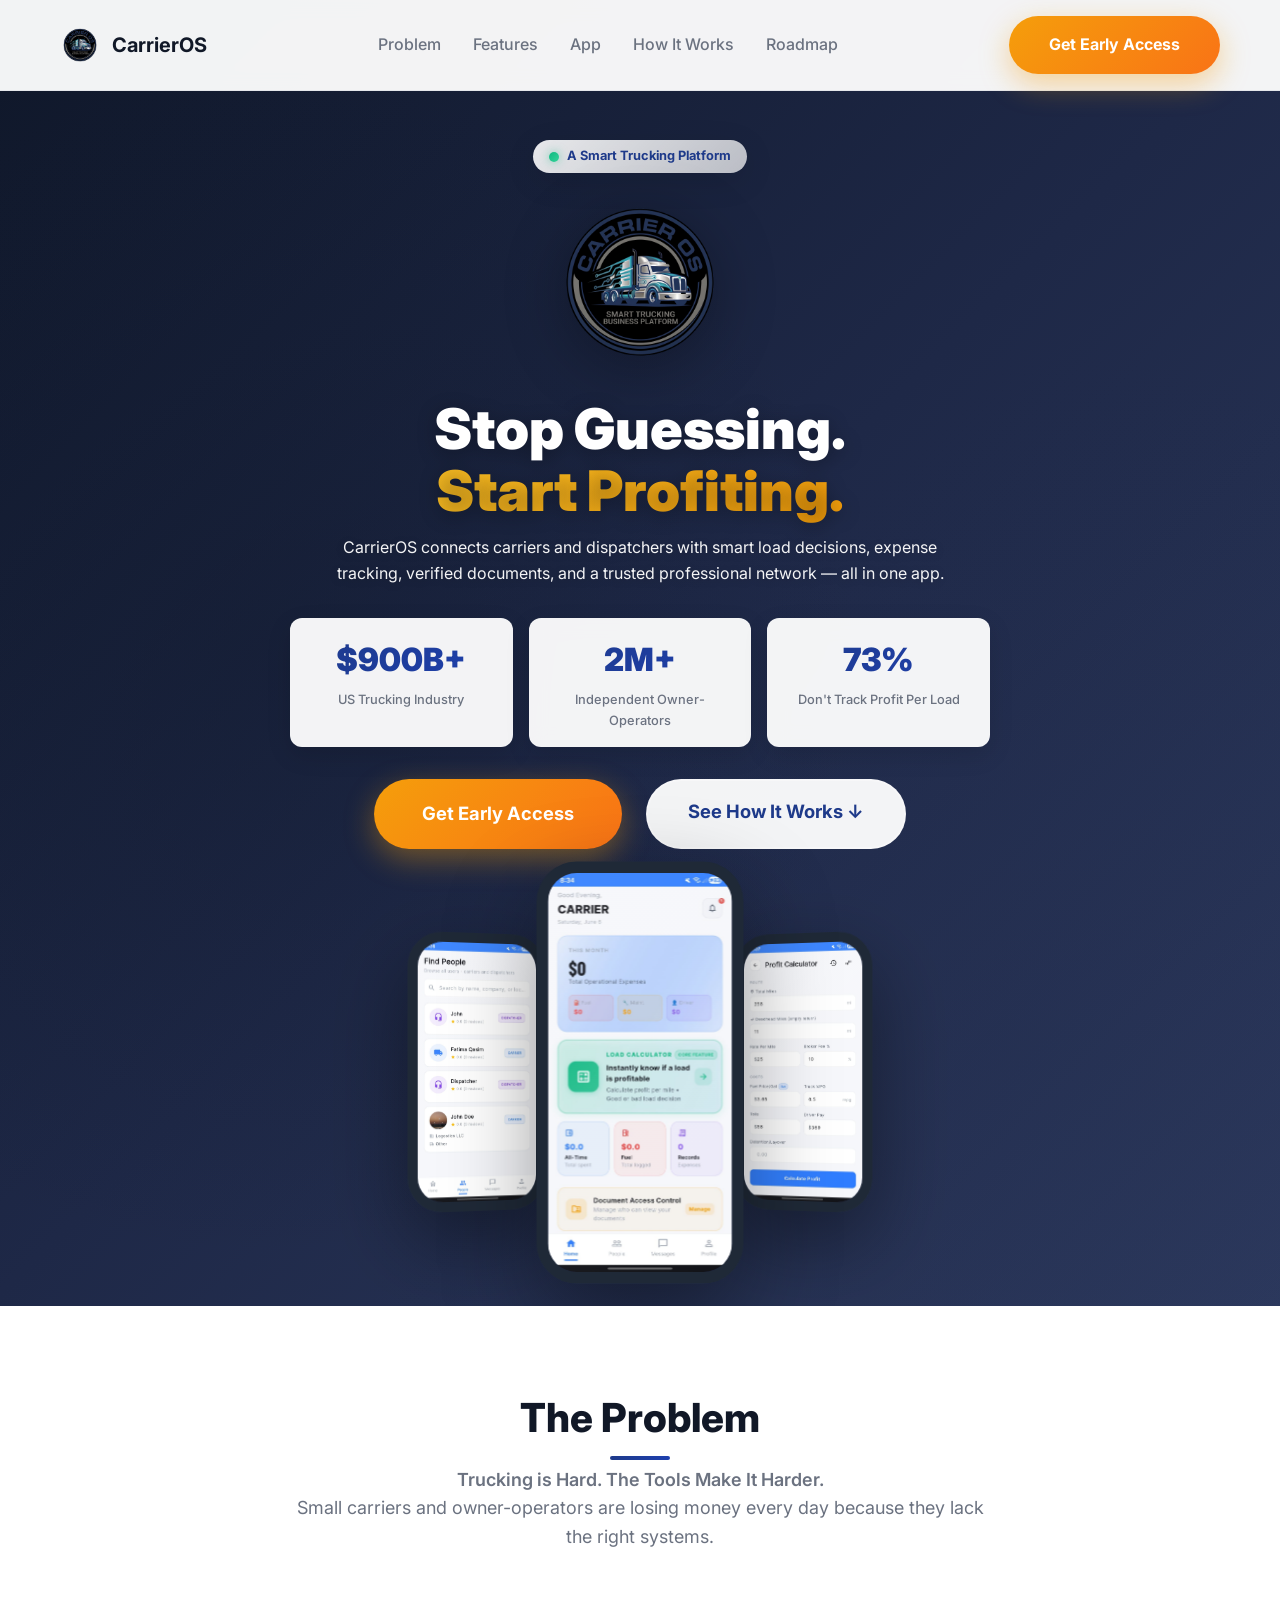
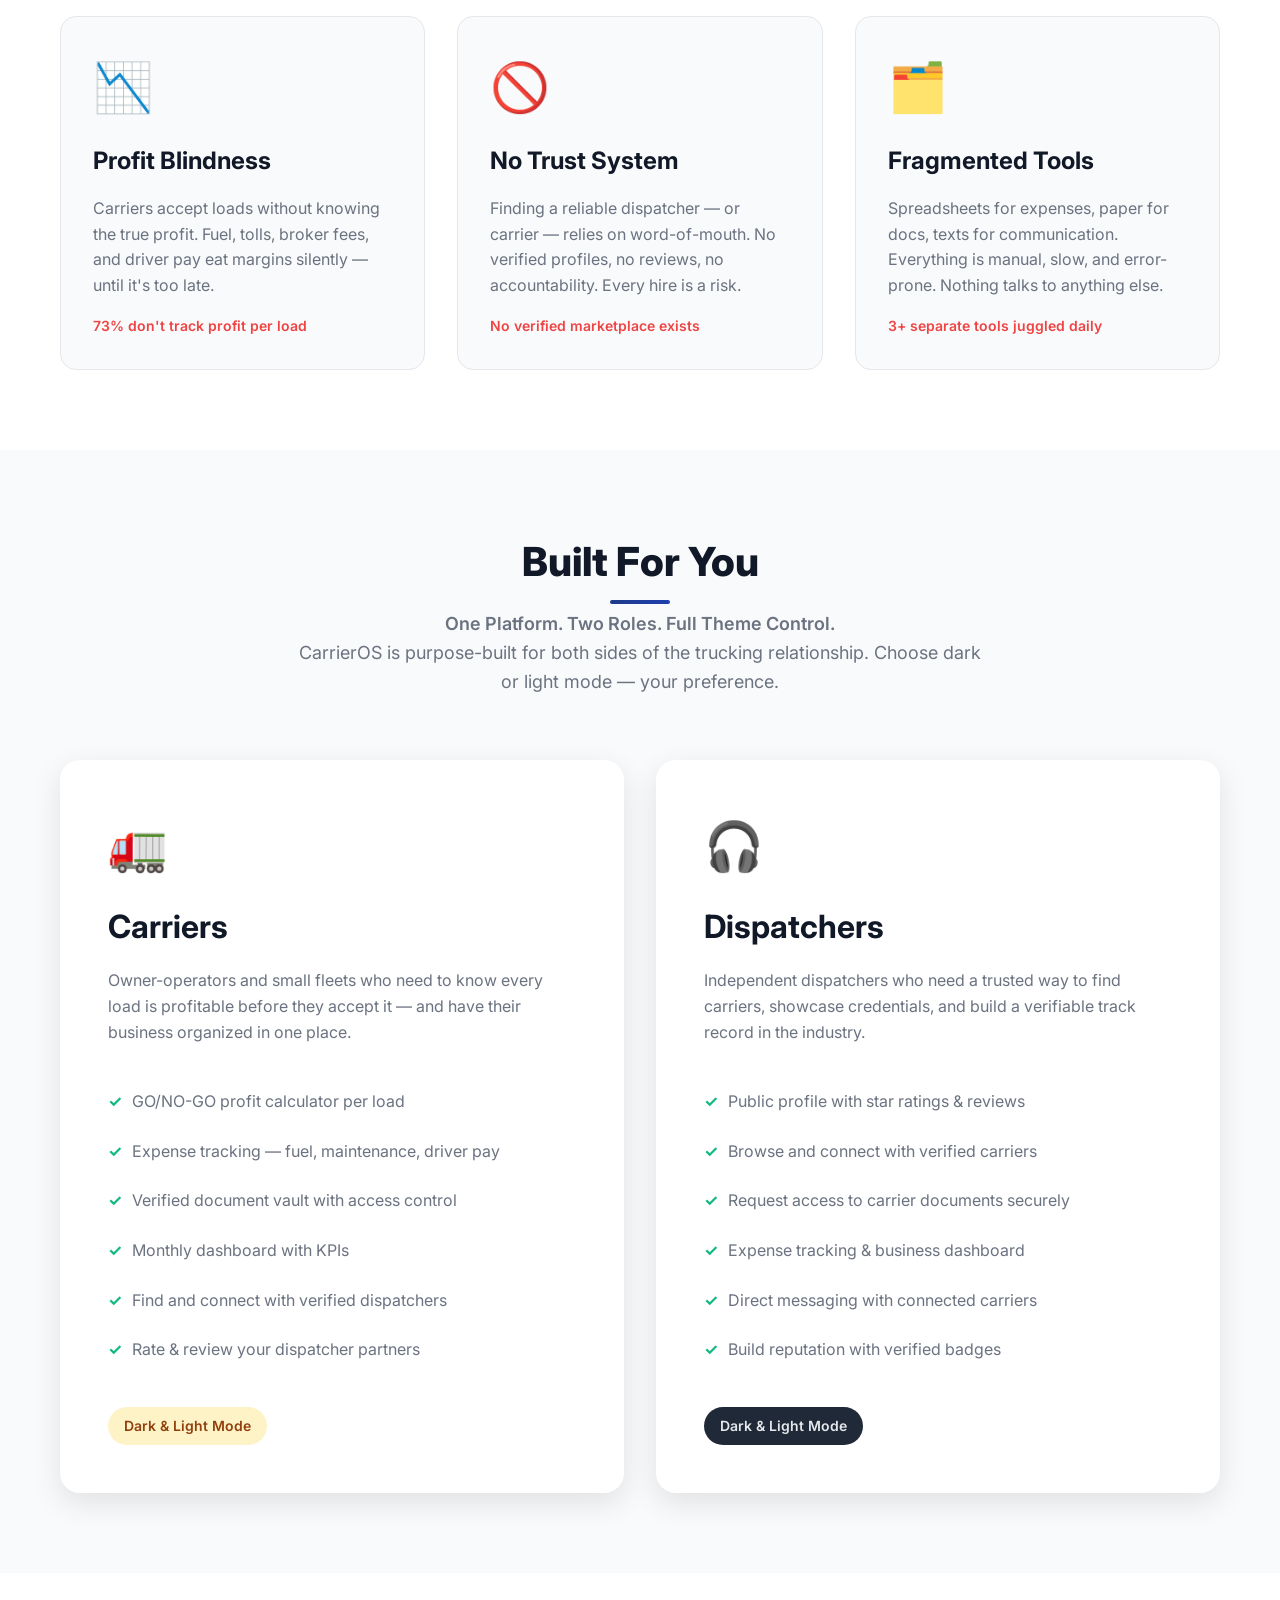
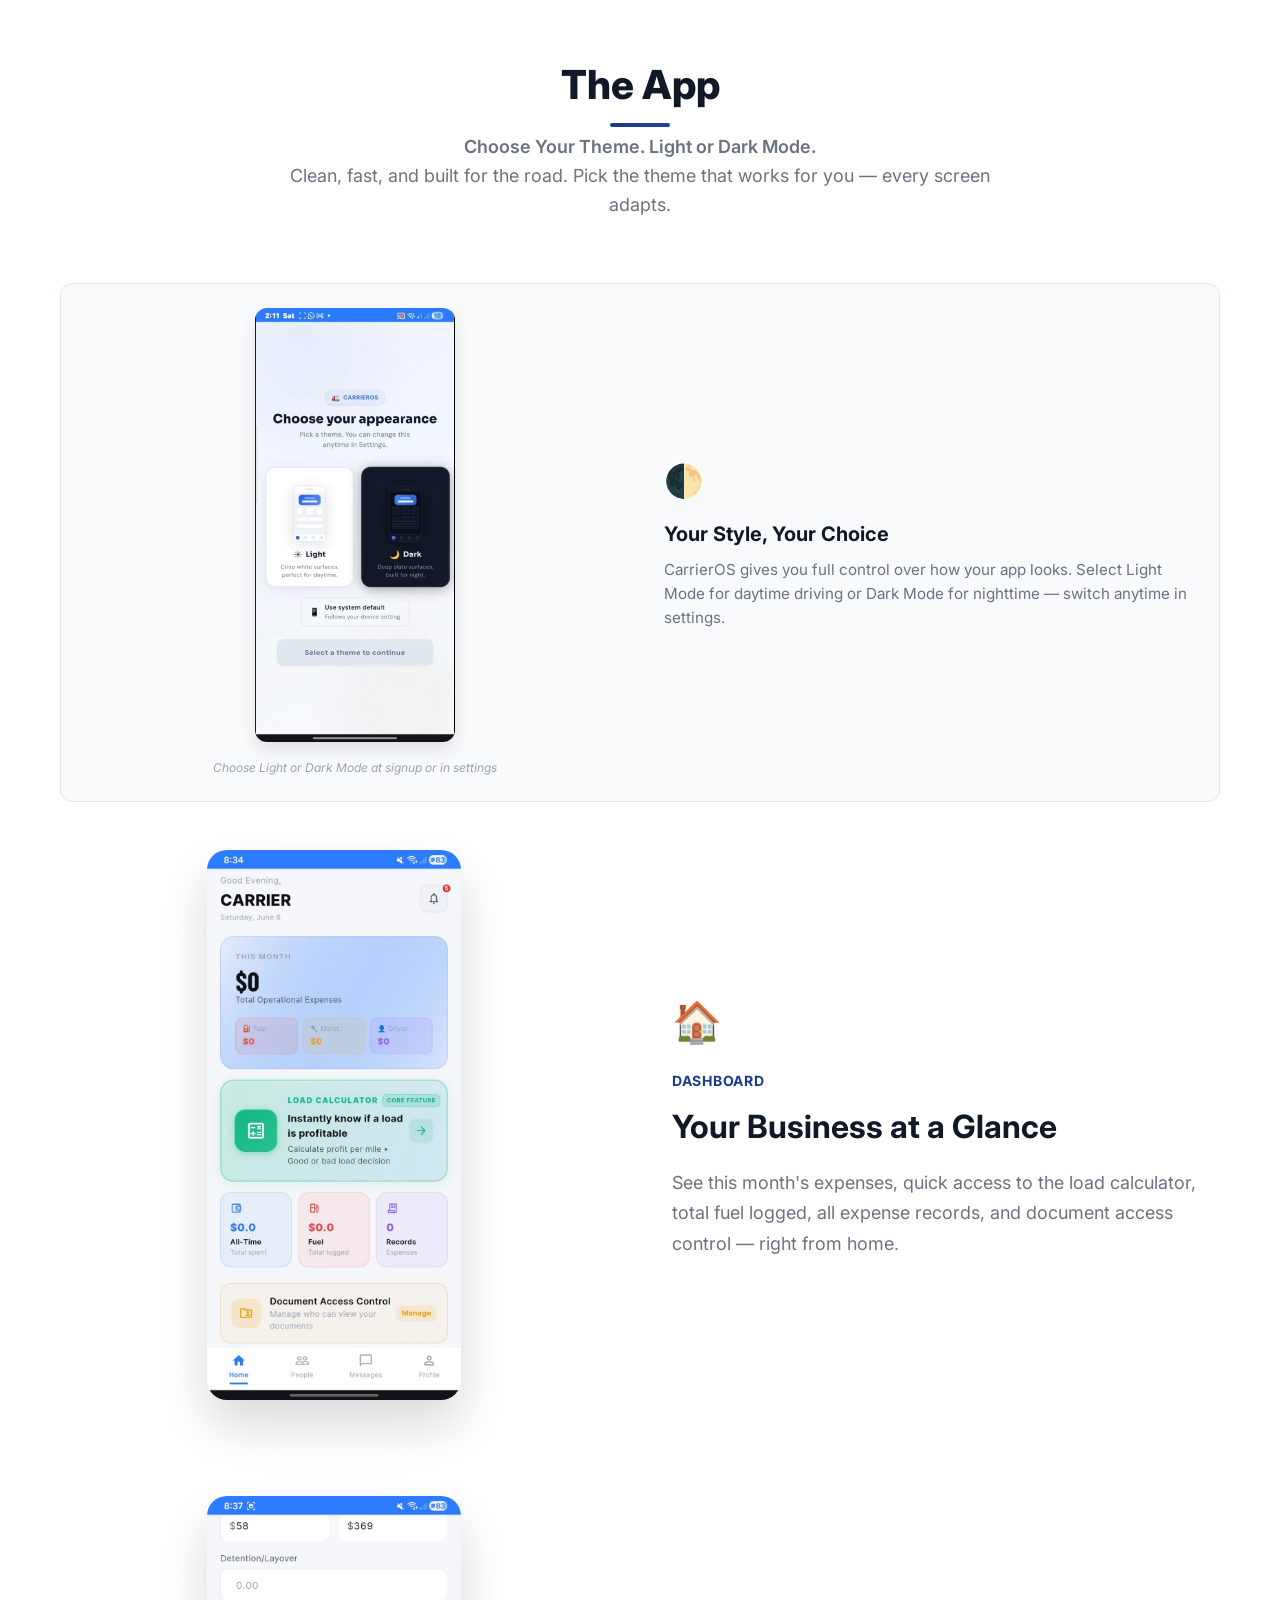
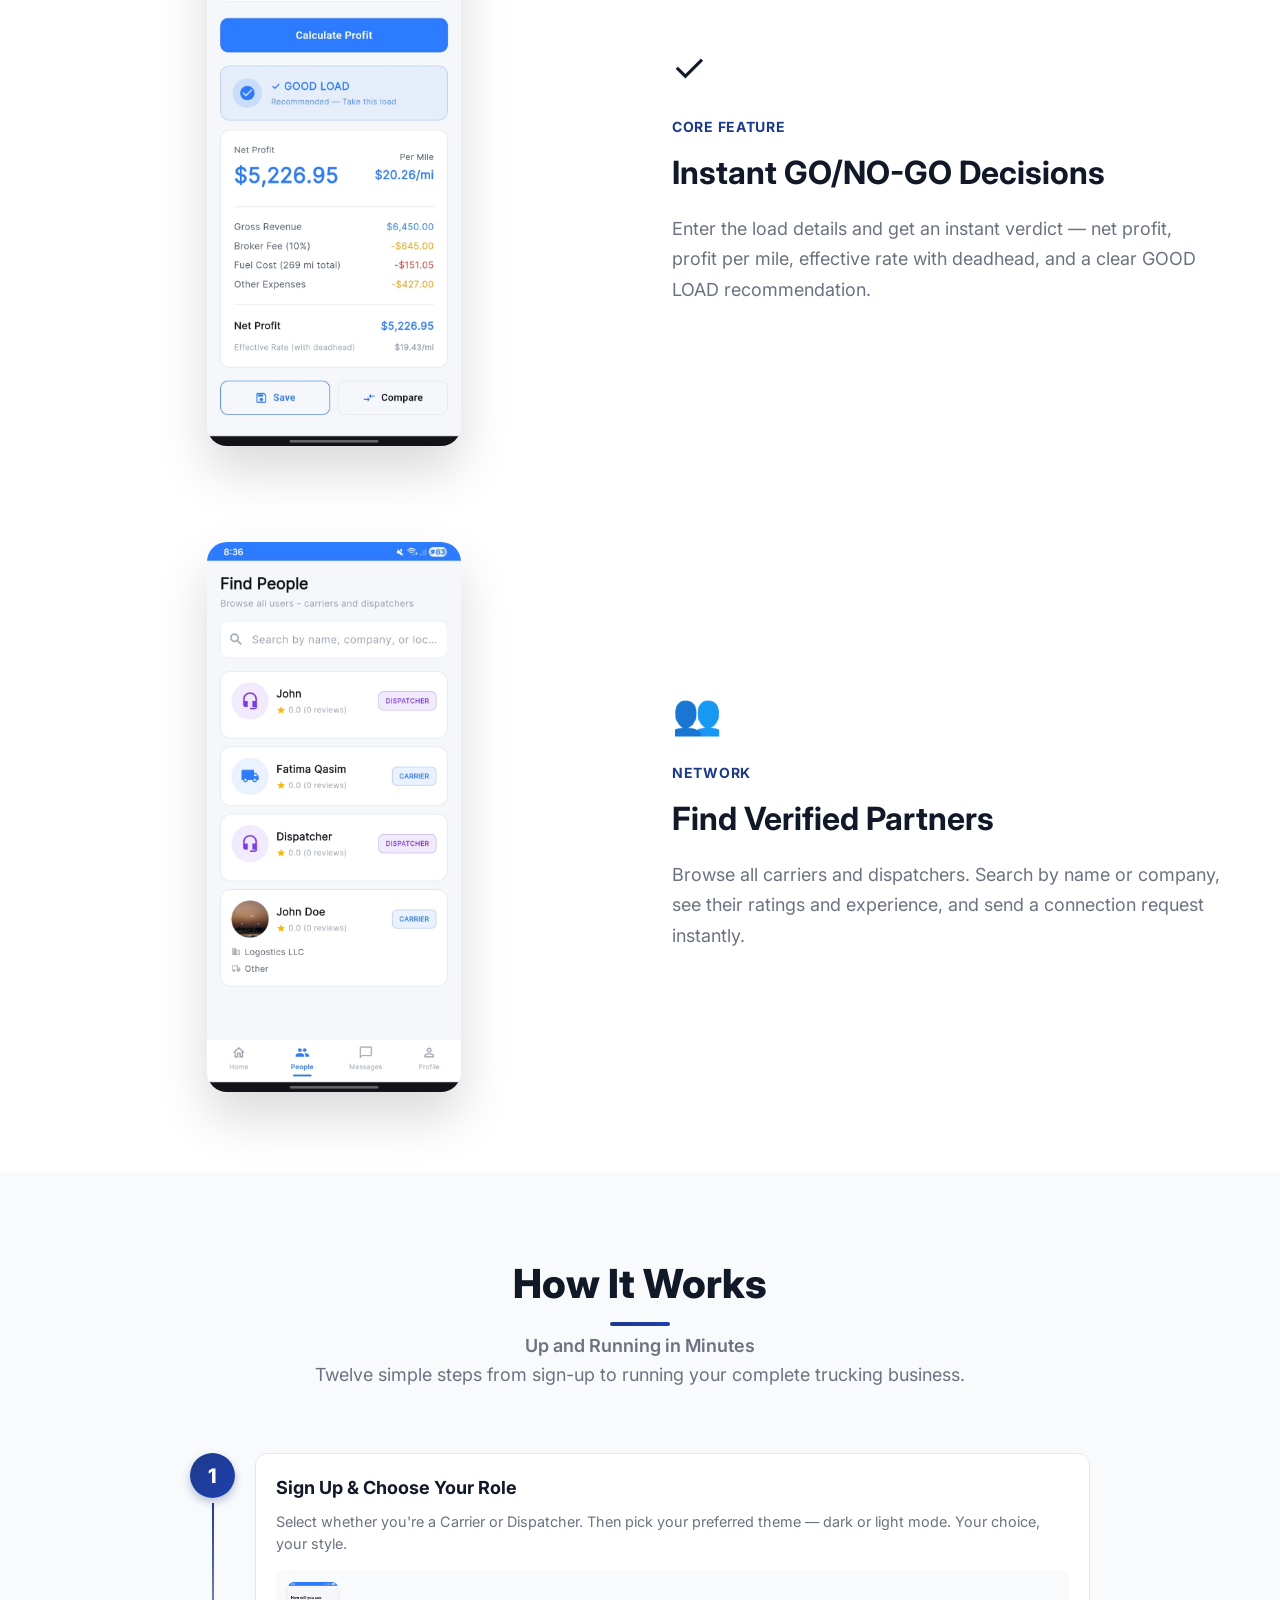
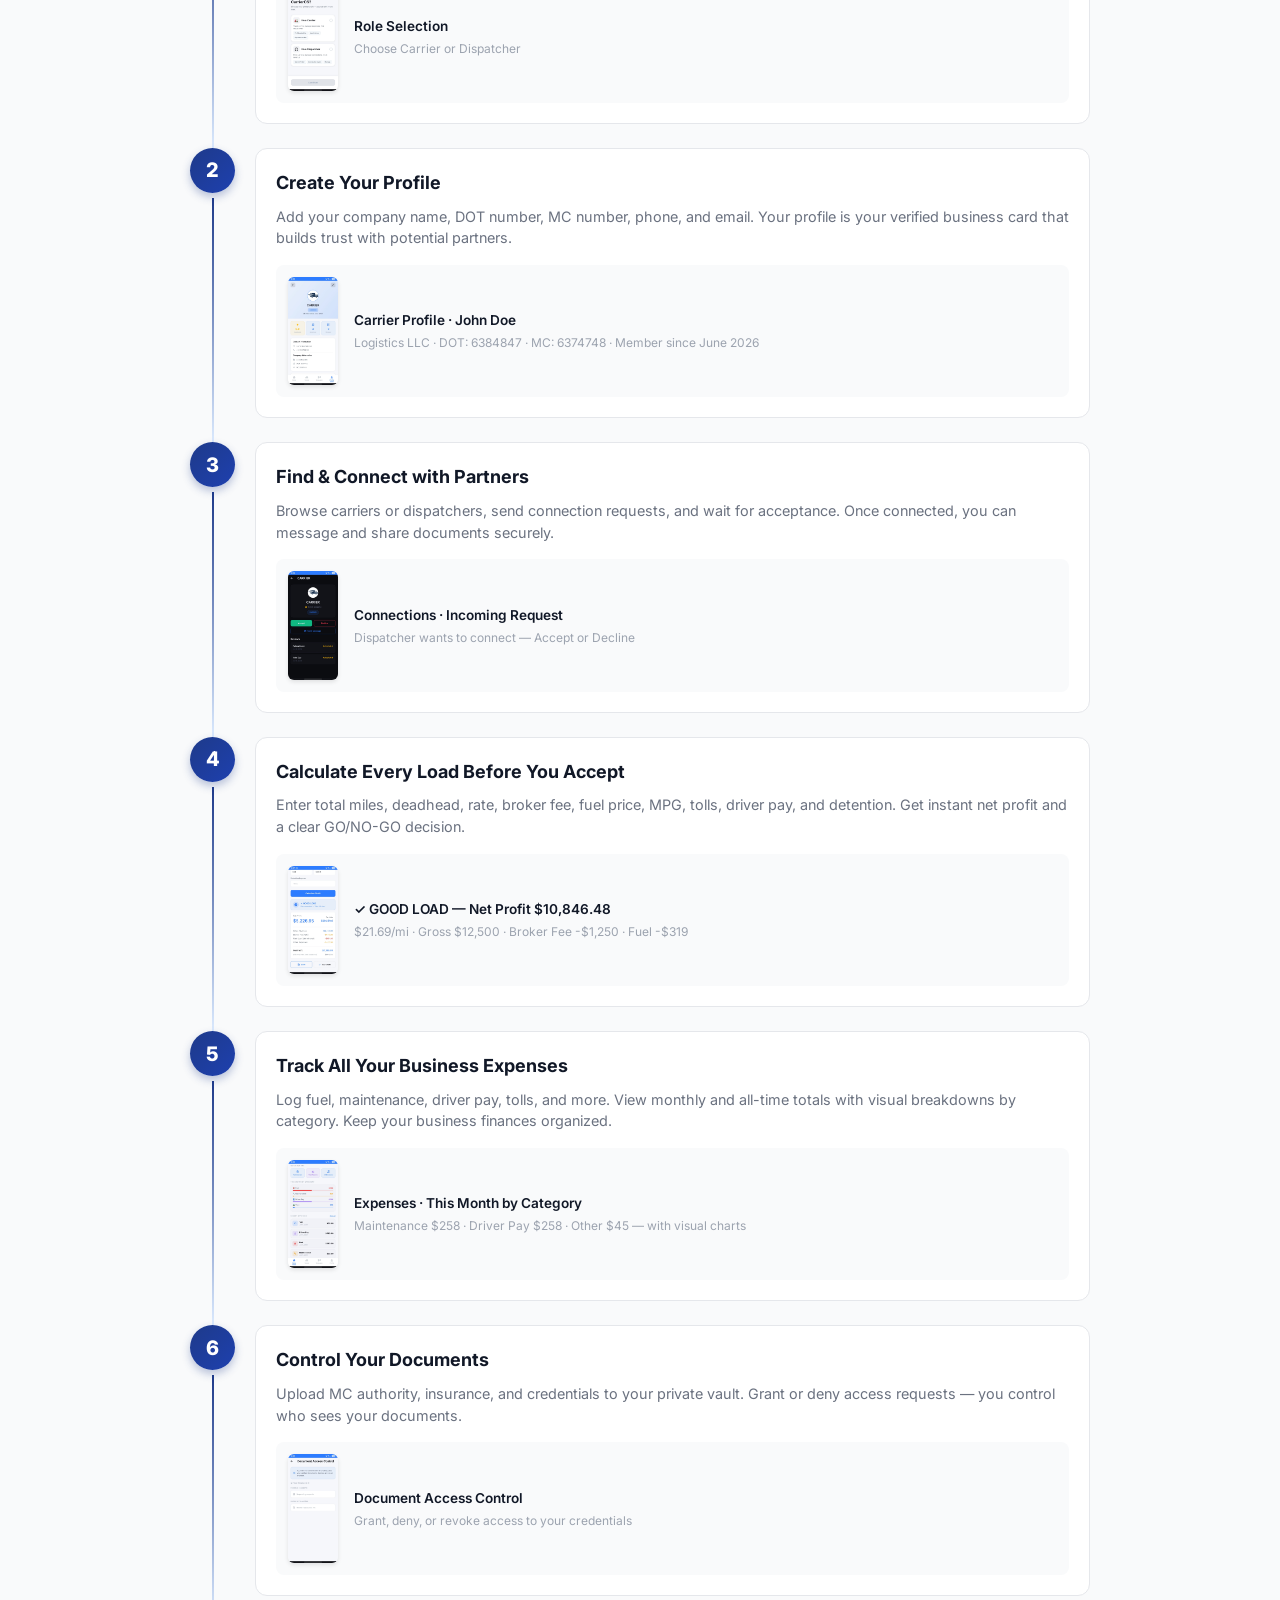
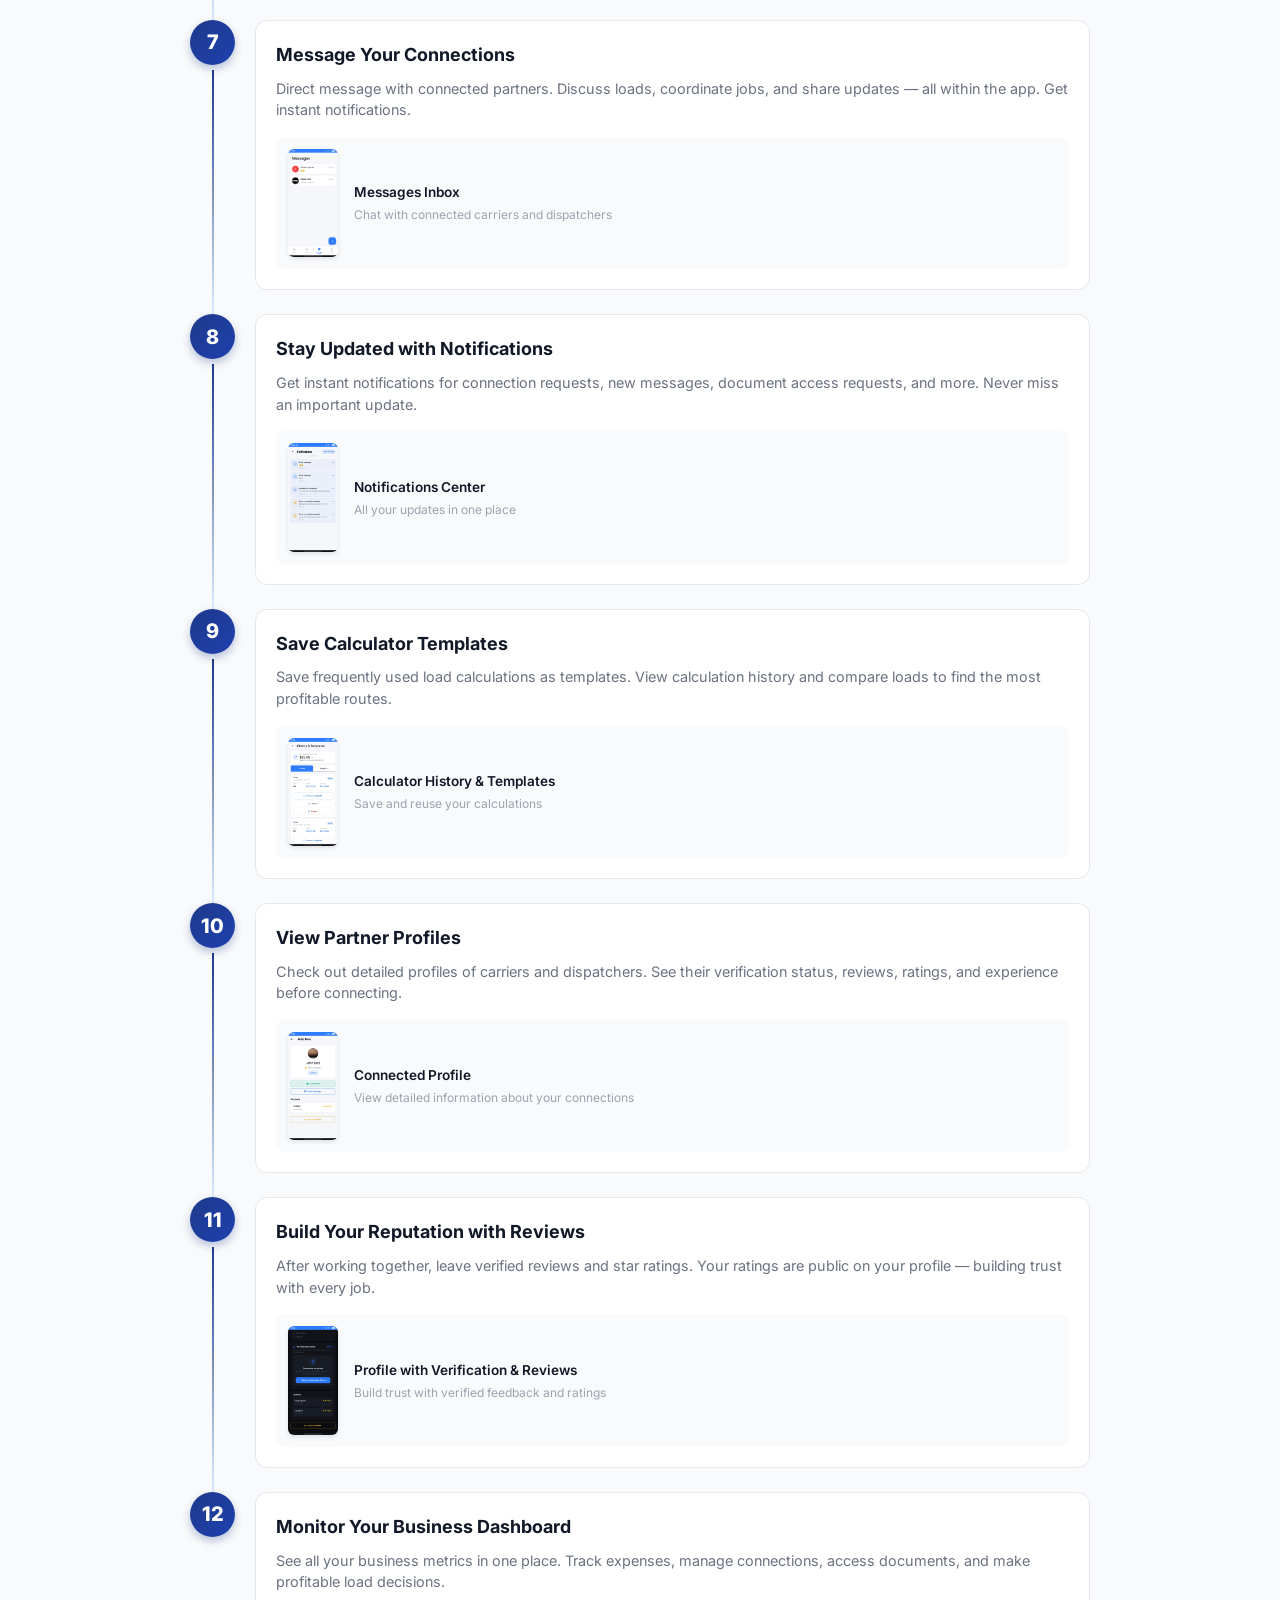
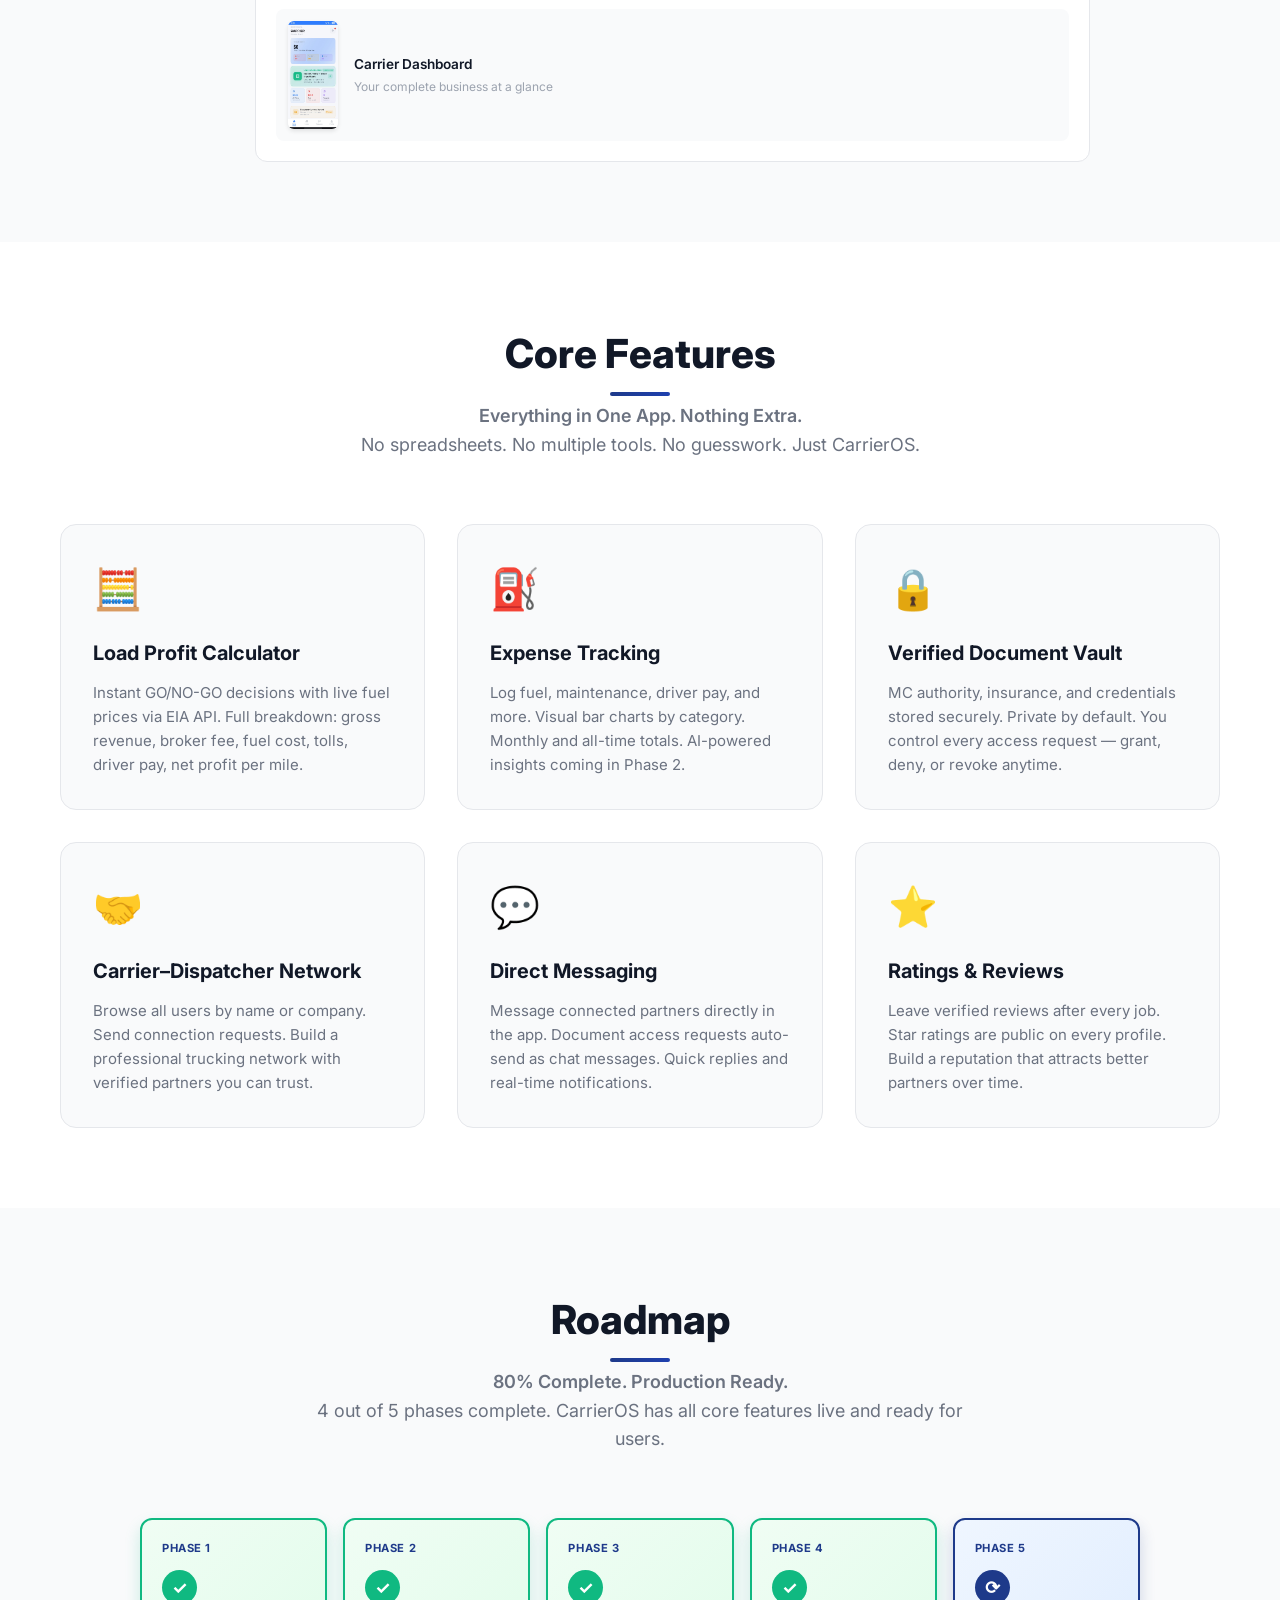
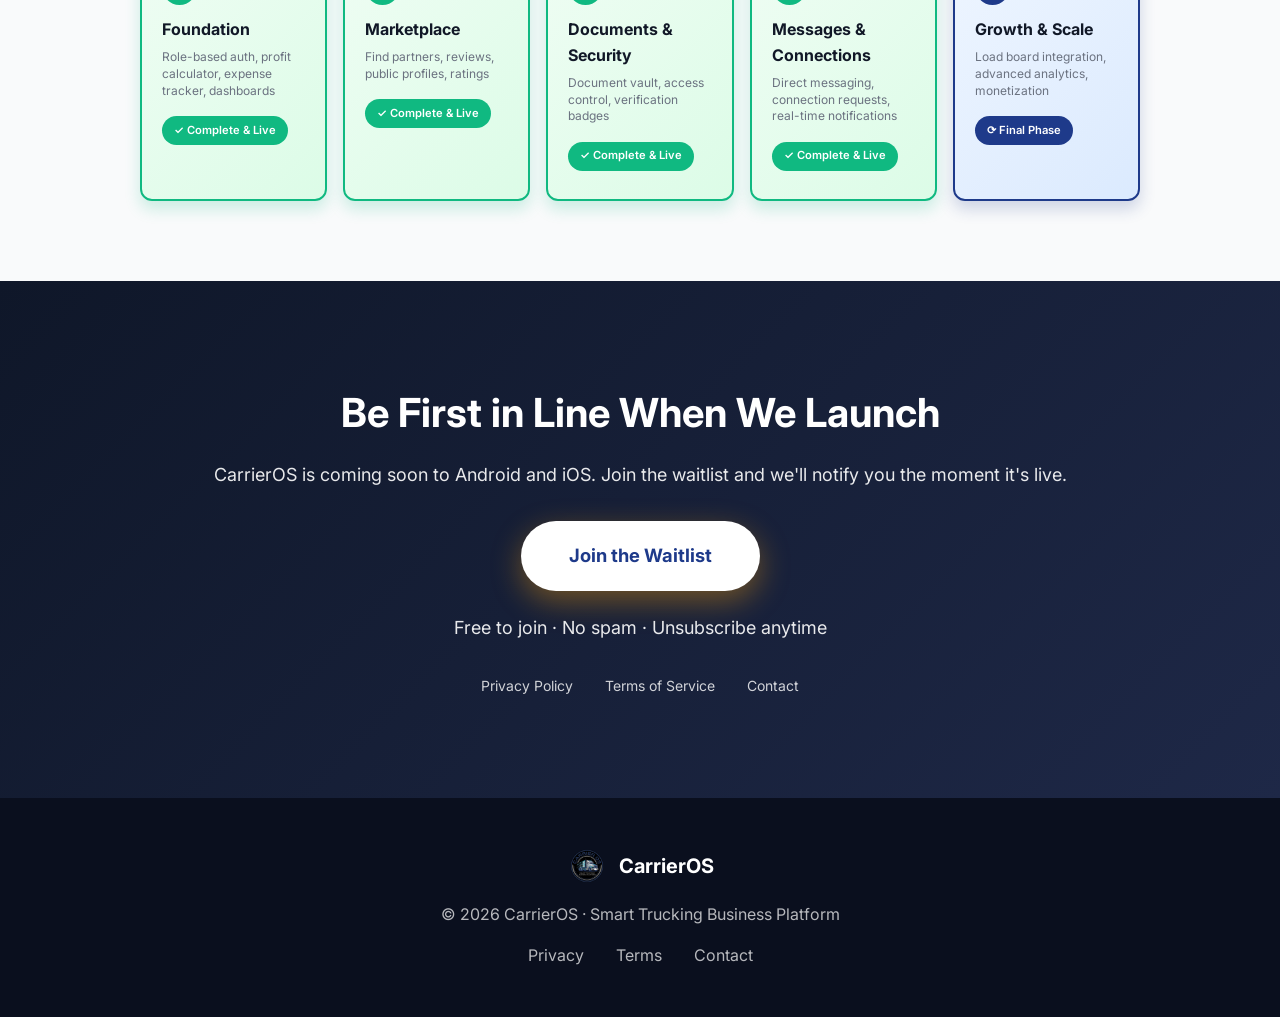
<file: index.html>
<!DOCTYPE html>
<html lang="en">
<head>
    <meta charset="UTF-8">
    <meta name="viewport" content="width=device-width, initial-scale=1.0">
    <title>CarrierOS - A Smart Trucking Platform</title>
    <meta name="description" content="Smart profit tracking, expense management, and verified marketplace for carriers and dispatchers. Available in Dark & Light Mode.">
    <link rel="stylesheet" href="styles.css">
    <link rel="preconnect" href="https://fonts.googleapis.com">
    <link rel="preconnect" href="https://fonts.gstatic.com" crossorigin>
    <link href="https://fonts.googleapis.com/css2?family=Inter:wght@400;600;700;800&display=swap" rel="stylesheet">
</head>
<body>
    <!-- Navigation -->
    <nav class="nav">
        <div class="container">
            <div class="nav-content">
                <a href="#" class="logo">
                    <img src="assets/images/White Background Removed.png" alt="CarrierOS Logo" class="logo-img">
                    <span>CarrierOS</span>
                </a>
                <div class="nav-links">
                    <a href="#problem">Problem</a>
                    <a href="#features">Features</a>
                    <a href="#app">App</a>
                    <a href="#how-it-works">How It Works</a>
                    <a href="#roadmap">Roadmap</a>
                </div>
                <a href="mailto:fqasim970@gmail.com" class="btn-primary">Get Early Access</a>
            </div>
        </div>
    </nav>

    <!-- Hero Section -->
    <section class="hero">
        <div class="container">
            <div class="hero-badge">
                <span class="badge-dot"></span>
                A Smart Trucking Platform
            </div>
            
            <div class="hero-logo">
                <img src="assets/images/White Background Removed.png" alt="CarrierOS Logo">
            </div>
            
            <h1 class="hero-title">
                Stop Guessing.<br><span class="highlight">Start Profiting.</span>
            </h1>
            
            <p class="hero-description">
                CarrierOS connects carriers and dispatchers with smart load decisions, expense tracking, verified documents, and a trusted professional network — all in one app.
            </p>

            <div class="hero-stats">
                <div class="stat">
                    <div class="stat-value">$900B+</div>
                    <div class="stat-label">US Trucking Industry</div>
                </div>
                <div class="stat">
                    <div class="stat-value">2M+</div>
                    <div class="stat-label">Independent Owner-Operators</div>
                </div>
                <div class="stat">
                    <div class="stat-value">73%</div>
                    <div class="stat-label">Don't Track Profit Per Load</div>
                </div>
            </div>

            <div class="hero-cta">
                <a href="mailto:fqasim970@gmail.com?subject=CarrierOS Early Access" class="btn-primary btn-large">Get Early Access</a>
                <a href="#how-it-works" class="btn-secondary btn-large">See How It Works ↓</a>
            </div>

            <div class="hero-phones">
                <div class="phone-mockup phone-left">
                    <img src="assets/screenshots/screenshot-21.jpeg" alt="Find People">
                </div>
                <div class="phone-mockup phone-center">
                    <img src="assets/screenshots/screenshot-24.jpeg" alt="Dashboard">
                </div>
                <div class="phone-mockup phone-right">
                    <img src="assets/screenshots/screenshot-20.jpeg" alt="Calculator">
                </div>
            </div>
        </div>
    </section>

    <!-- Problem Section -->
    <section id="problem" class="section problem-section">
        <div class="container">
            <div class="section-header">
                <h2>The Problem</h2>
                <p class="section-subtitle">Trucking is Hard. The Tools Make It Harder.</p>
                <p>Small carriers and owner-operators are losing money every day because they lack the right systems.</p>
            </div>

            <div class="problem-grid">
                <div class="problem-card">
                    <div class="problem-icon">📉</div>
                    <h3>Profit Blindness</h3>
                    <p>Carriers accept loads without knowing the true profit. Fuel, tolls, broker fees, and driver pay eat margins silently — until it's too late.</p>
                    <div class="problem-stat">73% don't track profit per load</div>
                </div>

                <div class="problem-card">
                    <div class="problem-icon">🚫</div>
                    <h3>No Trust System</h3>
                    <p>Finding a reliable dispatcher — or carrier — relies on word-of-mouth. No verified profiles, no reviews, no accountability. Every hire is a risk.</p>
                    <div class="problem-stat">No verified marketplace exists</div>
                </div>

                <div class="problem-card">
                    <div class="problem-icon">🗂️</div>
                    <h3>Fragmented Tools</h3>
                    <p>Spreadsheets for expenses, paper for docs, texts for communication. Everything is manual, slow, and error-prone. Nothing talks to anything else.</p>
                    <div class="problem-stat">3+ separate tools juggled daily</div>
                </div>
            </div>
        </div>
    </section>

    <!-- Features Section -->
    <section id="features" class="section features-section">
        <div class="container">
            <div class="section-header">
                <h2>Built For You</h2>
                <p class="section-subtitle">One Platform. Two Roles. Full Theme Control.</p>
                <p>CarrierOS is purpose-built for both sides of the trucking relationship. Choose dark or light mode — your preference.</p>
            </div>

            <div class="features-grid">
                <div class="feature-card carrier">
                    <div class="feature-icon">🚛</div>
                    <h3>Carriers</h3>
                    <p class="feature-desc">Owner-operators and small fleets who need to know every load is profitable before they accept it — and have their business organized in one place.</p>
                    <ul class="feature-list">
                        <li>GO/NO-GO profit calculator per load</li>
                        <li>Expense tracking — fuel, maintenance, driver pay</li>
                        <li>Verified document vault with access control</li>
                        <li>Monthly dashboard with KPIs</li>
                        <li>Find and connect with verified dispatchers</li>
                        <li>Rate & review your dispatcher partners</li>
                    </ul>
                    <div class="mode-badge light-mode">Dark & Light Mode</div>
                </div>

                <div class="feature-card dispatcher">
                    <div class="feature-icon">🎧</div>
                    <h3>Dispatchers</h3>
                    <p class="feature-desc">Independent dispatchers who need a trusted way to find carriers, showcase credentials, and build a verifiable track record in the industry.</p>
                    <ul class="feature-list">
                        <li>Public profile with star ratings & reviews</li>
                        <li>Browse and connect with verified carriers</li>
                        <li>Request access to carrier documents securely</li>
                        <li>Expense tracking & business dashboard</li>
                        <li>Direct messaging with connected carriers</li>
                        <li>Build reputation with verified badges</li>
                    </ul>
                    <div class="mode-badge dark-mode">Dark & Light Mode</div>
                </div>
            </div>
        </div>
    </section>

    <!-- App Showcase Section -->
    <section id="app" class="section app-section">
        <div class="container">
            <div class="section-header">
                <h2>The App</h2>
                <p class="section-subtitle">Choose Your Theme. Light or Dark Mode.</p>
                <p>Clean, fast, and built for the road. Pick the theme that works for you — every screen adapts.</p>
            </div>

            <!-- Theme Selector Feature -->
            <div class="theme-selector-feature">
                <div class="theme-selector-screen">
                    <img src="assets/screenshots/screenshot-28.jpeg" alt="Theme Selection - Light or Dark Mode">
                    <div class="screen-caption">Choose Light or Dark Mode at signup or in settings</div>
                </div>
                <div class="theme-selector-content">
                    <div class="theme-icon">🌓</div>
                    <h3>Your Style, Your Choice</h3>
                    <p>CarrierOS gives you full control over how your app looks. Select Light Mode for daytime driving or Dark Mode for nighttime — switch anytime in settings.</p>
                </div>
            </div>

            <div class="app-showcase">
                <!-- Carrier Dashboard - Light Mode -->
                <div class="showcase-item">
                    <div class="showcase-screen">
                        <img src="assets/screenshots/screenshot-24.jpeg" alt="Carrier Dashboard">
                    </div>
                    <div class="showcase-content">
                        <div class="showcase-icon">🏠</div>
                        <h3>Dashboard</h3>
                        <h4>Your Business at a Glance</h4>
                        <p>See this month's expenses, quick access to the load calculator, total fuel logged, all expense records, and document access control — right from home.</p>
                    </div>
                </div>

                <!-- Calculator Result - Light Mode -->
                <div class="showcase-item reverse">
                    <div class="showcase-content">
                        <div class="showcase-icon">✓</div>
                        <h3>Core Feature</h3>
                        <h4>Instant GO/NO-GO Decisions</h4>
                        <p>Enter the load details and get an instant verdict — net profit, profit per mile, effective rate with deadhead, and a clear GOOD LOAD recommendation.</p>
                    </div>
                    <div class="showcase-screen">
                        <img src="assets/screenshots/screenshot-17.jpeg" alt="Calculator Result">
                    </div>
                </div>

                <!-- Find People - Light Mode -->
                <div class="showcase-item">
                    <div class="showcase-screen">
                        <img src="assets/screenshots/screenshot-21.jpeg" alt="Find Partners">
                    </div>
                    <div class="showcase-content">
                        <div class="showcase-icon">👥</div>
                        <h3>Network</h3>
                        <h4>Find Verified Partners</h4>
                        <p>Browse all carriers and dispatchers. Search by name or company, see their ratings and experience, and send a connection request instantly.</p>
                    </div>
                </div>
            </div>
        </div>
    </section>

    <!-- How It Works Section -->
    <section id="how-it-works" class="section workflow-section">
        <div class="container">
            <div class="section-header">
                <h2>How It Works</h2>
                <p class="section-subtitle">Up and Running in Minutes</p>
                <p>Twelve simple steps from sign-up to running your complete trucking business.</p>
            </div>

            <div class="workflow">
                <!-- Step 1 -->
                <div class="workflow-step">
                    <div class="step-number">1</div>
                    <div class="step-content">
                        <h3>Sign Up & Choose Your Role</h3>
                        <p>Select whether you're a Carrier or Dispatcher. Then pick your preferred theme — dark or light mode. Your choice, your style.</p>
                        <div class="step-screenshot">
                            <img src="assets/screenshots/screenshot-29.jpeg" alt="Role Selection">
                            <div class="step-screenshot-info">
                                <h4>Role Selection</h4>
                                <p>Choose Carrier or Dispatcher</p>
                            </div>
                        </div>
                    </div>
                </div>

                <!-- Step 2 -->
                <div class="workflow-step">
                    <div class="step-number">2</div>
                    <div class="step-content">
                        <h3>Create Your Profile</h3>
                        <p>Add your company name, DOT number, MC number, phone, and email. Your profile is your verified business card that builds trust with potential partners.</p>
                        <div class="step-screenshot">
                            <img src="assets/screenshots/screenshot-19.jpeg" alt="Profile Setup">
                            <div class="step-screenshot-info">
                                <h4>Carrier Profile · John Doe</h4>
                                <p>Logistics LLC · DOT: 6384847 · MC: 6374748 · Member since June 2026</p>
                            </div>
                        </div>
                    </div>
                </div>

                <!-- Step 3 -->
                <div class="workflow-step">
                    <div class="step-number">3</div>
                    <div class="step-content">
                        <h3>Find & Connect with Partners</h3>
                        <p>Browse carriers or dispatchers, send connection requests, and wait for acceptance. Once connected, you can message and share documents securely.</p>
                        <div class="step-screenshot">
                            <img src="assets/screenshots/screenshot-06.jpeg" alt="Connection Requests">
                            <div class="step-screenshot-info">
                                <h4>Connections · Incoming Request</h4>
                                <p>Dispatcher wants to connect — Accept or Decline</p>
                            </div>
                        </div>
                    </div>
                </div>

                <!-- Step 4 -->
                <div class="workflow-step">
                    <div class="step-number">4</div>
                    <div class="step-content">
                        <h3>Calculate Every Load Before You Accept</h3>
                        <p>Enter total miles, deadhead, rate, broker fee, fuel price, MPG, tolls, driver pay, and detention. Get instant net profit and a clear GO/NO-GO decision.</p>
                        <div class="step-screenshot">
                            <img src="assets/screenshots/screenshot-17.jpeg" alt="Calculator Result">
                            <div class="step-screenshot-info">
                                <h4>✓ GOOD LOAD — Net Profit $10,846.48</h4>
                                <p>$21.69/mi · Gross $12,500 · Broker Fee -$1,250 · Fuel -$319</p>
                            </div>
                        </div>
                    </div>
                </div>

                <!-- Step 5 -->
                <div class="workflow-step">
                    <div class="step-number">5</div>
                    <div class="step-content">
                        <h3>Track All Your Business Expenses</h3>
                        <p>Log fuel, maintenance, driver pay, tolls, and more. View monthly and all-time totals with visual breakdowns by category. Keep your business finances organized.</p>
                        <div class="step-screenshot">
                            <img src="assets/screenshots/screenshot-23.jpeg" alt="Expense Tracking">
                            <div class="step-screenshot-info">
                                <h4>Expenses · This Month by Category</h4>
                                <p>Maintenance $258 · Driver Pay $258 · Other $45 — with visual charts</p>
                            </div>
                        </div>
                    </div>
                </div>

                <!-- Step 6 -->
                <div class="workflow-step">
                    <div class="step-number">6</div>
                    <div class="step-content">
                        <h3>Control Your Documents</h3>
                        <p>Upload MC authority, insurance, and credentials to your private vault. Grant or deny access requests — you control who sees your documents.</p>
                        <div class="step-screenshot">
                            <img src="assets/screenshots/screenshot-13.jpeg" alt="Document Control">
                            <div class="step-screenshot-info">
                                <h4>Document Access Control</h4>
                                <p>Grant, deny, or revoke access to your credentials</p>
                            </div>
                        </div>
                    </div>
                </div>

                <!-- Step 7 -->
                <div class="workflow-step">
                    <div class="step-number">7</div>
                    <div class="step-content">
                        <h3>Message Your Connections</h3>
                        <p>Direct message with connected partners. Discuss loads, coordinate jobs, and share updates — all within the app. Get instant notifications.</p>
                        <div class="step-screenshot">
                            <img src="assets/screenshots/screenshot-22.jpeg" alt="Messages">
                            <div class="step-screenshot-info">
                                <h4>Messages Inbox</h4>
                                <p>Chat with connected carriers and dispatchers</p>
                            </div>
                        </div>
                    </div>
                </div>

                <!-- Step 8 -->
                <div class="workflow-step">
                    <div class="step-number">8</div>
                    <div class="step-content">
                        <h3>Stay Updated with Notifications</h3>
                        <p>Get instant notifications for connection requests, new messages, document access requests, and more. Never miss an important update.</p>
                        <div class="step-screenshot">
                            <img src="assets/screenshots/screenshot-14.jpeg" alt="Notifications">
                            <div class="step-screenshot-info">
                                <h4>Notifications Center</h4>
                                <p>All your updates in one place</p>
                            </div>
                        </div>
                    </div>
                </div>

                <!-- Step 9 -->
                <div class="workflow-step">
                    <div class="step-number">9</div>
                    <div class="step-content">
                        <h3>Save Calculator Templates</h3>
                        <p>Save frequently used load calculations as templates. View calculation history and compare loads to find the most profitable routes.</p>
                        <div class="step-screenshot">
                            <img src="assets/screenshots/screenshot-16.jpeg" alt="Calculator History">
                            <div class="step-screenshot-info">
                                <h4>Calculator History & Templates</h4>
                                <p>Save and reuse your calculations</p>
                            </div>
                        </div>
                    </div>
                </div>

                <!-- Step 10 -->
                <div class="workflow-step">
                    <div class="step-number">10</div>
                    <div class="step-content">
                        <h3>View Partner Profiles</h3>
                        <p>Check out detailed profiles of carriers and dispatchers. See their verification status, reviews, ratings, and experience before connecting.</p>
                        <div class="step-screenshot">
                            <img src="assets/screenshots/screenshot-25.jpeg" alt="Profile View">
                            <div class="step-screenshot-info">
                                <h4>Connected Profile</h4>
                                <p>View detailed information about your connections</p>
                            </div>
                        </div>
                    </div>
                </div>

                <!-- Step 11 -->
                <div class="workflow-step">
                    <div class="step-number">11</div>
                    <div class="step-content">
                        <h3>Build Your Reputation with Reviews</h3>
                        <p>After working together, leave verified reviews and star ratings. Your ratings are public on your profile — building trust with every job.</p>
                        <div class="step-screenshot">
                            <img src="assets/screenshots/screenshot-04.jpeg" alt="Profile Reviews">
                            <div class="step-screenshot-info">
                                <h4>Profile with Verification & Reviews</h4>
                                <p>Build trust with verified feedback and ratings</p>
                            </div>
                        </div>
                    </div>
                </div>

                <!-- Step 12 -->
                <div class="workflow-step">
                    <div class="step-number">12</div>
                    <div class="step-content">
                        <h3>Monitor Your Business Dashboard</h3>
                        <p>See all your business metrics in one place. Track expenses, manage connections, access documents, and make profitable load decisions.</p>
                        <div class="step-screenshot">
                            <img src="assets/screenshots/screenshot-24.jpeg" alt="Dashboard">
                            <div class="step-screenshot-info">
                                <h4>Carrier Dashboard</h4>
                                <p>Your complete business at a glance</p>
                            </div>
                        </div>
                    </div>
                </div>
            </div>
        </div>
    </section>

    <!-- Core Features Grid -->
    <section class="section core-features">
        <div class="container">
            <div class="section-header">
                <h2>Core Features</h2>
                <p class="section-subtitle">Everything in One App. Nothing Extra.</p>
                <p>No spreadsheets. No multiple tools. No guesswork. Just CarrierOS.</p>
            </div>

            <div class="features-grid-small">
                <div class="feature-item">
                    <div class="feature-icon-small">🧮</div>
                    <h4>Load Profit Calculator</h4>
                    <p>Instant GO/NO-GO decisions with live fuel prices via EIA API. Full breakdown: gross revenue, broker fee, fuel cost, tolls, driver pay, net profit per mile.</p>
                </div>

                <div class="feature-item">
                    <div class="feature-icon-small">⛽</div>
                    <h4>Expense Tracking</h4>
                    <p>Log fuel, maintenance, driver pay, and more. Visual bar charts by category. Monthly and all-time totals. AI-powered insights coming in Phase 2.</p>
                </div>

                <div class="feature-item">
                    <div class="feature-icon-small">🔒</div>
                    <h4>Verified Document Vault</h4>
                    <p>MC authority, insurance, and credentials stored securely. Private by default. You control every access request — grant, deny, or revoke anytime.</p>
                </div>

                <div class="feature-item">
                    <div class="feature-icon-small">🤝</div>
                    <h4>Carrier–Dispatcher Network</h4>
                    <p>Browse all users by name or company. Send connection requests. Build a professional trucking network with verified partners you can trust.</p>
                </div>

                <div class="feature-item">
                    <div class="feature-icon-small">💬</div>
                    <h4>Direct Messaging</h4>
                    <p>Message connected partners directly in the app. Document access requests auto-send as chat messages. Quick replies and real-time notifications.</p>
                </div>

                <div class="feature-item">
                    <div class="feature-icon-small">⭐</div>
                    <h4>Ratings & Reviews</h4>
                    <p>Leave verified reviews after every job. Star ratings are public on every profile. Build a reputation that attracts better partners over time.</p>
                </div>
            </div>
        </div>
    </section>

    <!-- Roadmap Section -->
    <section id="roadmap" class="section roadmap-section">
        <div class="container">
            <div class="section-header">
                <h2>Roadmap</h2>
                <p class="section-subtitle">80% Complete. Production Ready.</p>
                <p>4 out of 5 phases complete. CarrierOS has all core features live and ready for users.</p>
            </div>

            <div class="roadmap">
                <div class="roadmap-item complete">
                    <div class="roadmap-phase">Phase 1</div>
                    <div class="roadmap-icon">✓</div>
                    <h3>Foundation</h3>
                    <p>Role-based auth, profit calculator, expense tracker, dashboards</p>
                    <div class="roadmap-status">✓ Complete & Live</div>
                </div>

                <div class="roadmap-item complete">
                    <div class="roadmap-phase">Phase 2</div>
                    <div class="roadmap-icon">✓</div>
                    <h3>Marketplace</h3>
                    <p>Find partners, reviews, public profiles, ratings</p>
                    <div class="roadmap-status">✓ Complete & Live</div>
                </div>

                <div class="roadmap-item complete">
                    <div class="roadmap-phase">Phase 3</div>
                    <div class="roadmap-icon">✓</div>
                    <h3>Documents & Security</h3>
                    <p>Document vault, access control, verification badges</p>
                    <div class="roadmap-status">✓ Complete & Live</div>
                </div>

                <div class="roadmap-item complete">
                    <div class="roadmap-phase">Phase 4</div>
                    <div class="roadmap-icon">✓</div>
                    <h3>Messages & Connections</h3>
                    <p>Direct messaging, connection requests, real-time notifications</p>
                    <div class="roadmap-status">✓ Complete & Live</div>
                </div>

                <div class="roadmap-item active">
                    <div class="roadmap-phase">Phase 5</div>
                    <div class="roadmap-icon">⟳</div>
                    <h3>Growth & Scale</h3>
                    <p>Load board integration, advanced analytics, monetization</p>
                    <div class="roadmap-status">⟳ Final Phase</div>
                </div>
            </div>
        </div>
    </section>

    <!-- CTA Section -->
    <section class="cta-section">
        <div class="container">
            <div class="cta-content">
                <h2>Be First in Line When We Launch</h2>
                <p>CarrierOS is coming soon to Android and iOS. Join the waitlist and we'll notify you the moment it's live.</p>
                <div class="cta-buttons">
                    <a href="mailto:fqasim970@gmail.com?subject=CarrierOS Waitlist&body=I want to join the CarrierOS waitlist!%0D%0A%0D%0AName:%0D%0ARole (Carrier/Dispatcher):%0D%0ACompany:" class="btn-primary btn-large">Join the Waitlist</a>
                </div>
                <p class="cta-note">Free to join · No spam · Unsubscribe anytime</p>
                <div class="cta-links">
                    <a href="mailto:fqasim970@gmail.com?subject=Privacy Policy">Privacy Policy</a>
                    <a href="mailto:fqasim970@gmail.com?subject=Terms of Service">Terms of Service</a>
                    <a href="mailto:fqasim970@gmail.com?subject=Contact">Contact</a>
                </div>
            </div>
        </div>
    </section>

    <!-- Footer -->
    <footer class="footer">
        <div class="container">
            <div class="footer-content">
                <div class="footer-logo">
                    <img src="assets/images/White Background Removed.png" alt="CarrierOS Logo">
                    <span>CarrierOS</span>
                </div>
                <p class="footer-tagline">© 2026 CarrierOS · Smart Trucking Business Platform</p>
                <div class="footer-links">
                    <a href="mailto:fqasim970@gmail.com?subject=Privacy Policy">Privacy</a>
                    <a href="mailto:fqasim970@gmail.com?subject=Terms">Terms</a>
                    <a href="mailto:fqasim970@gmail.com?subject=Contact CarrierOS">Contact</a>
                </div>
            </div>
        </div>
    </footer>
</body>
</html>
</file>
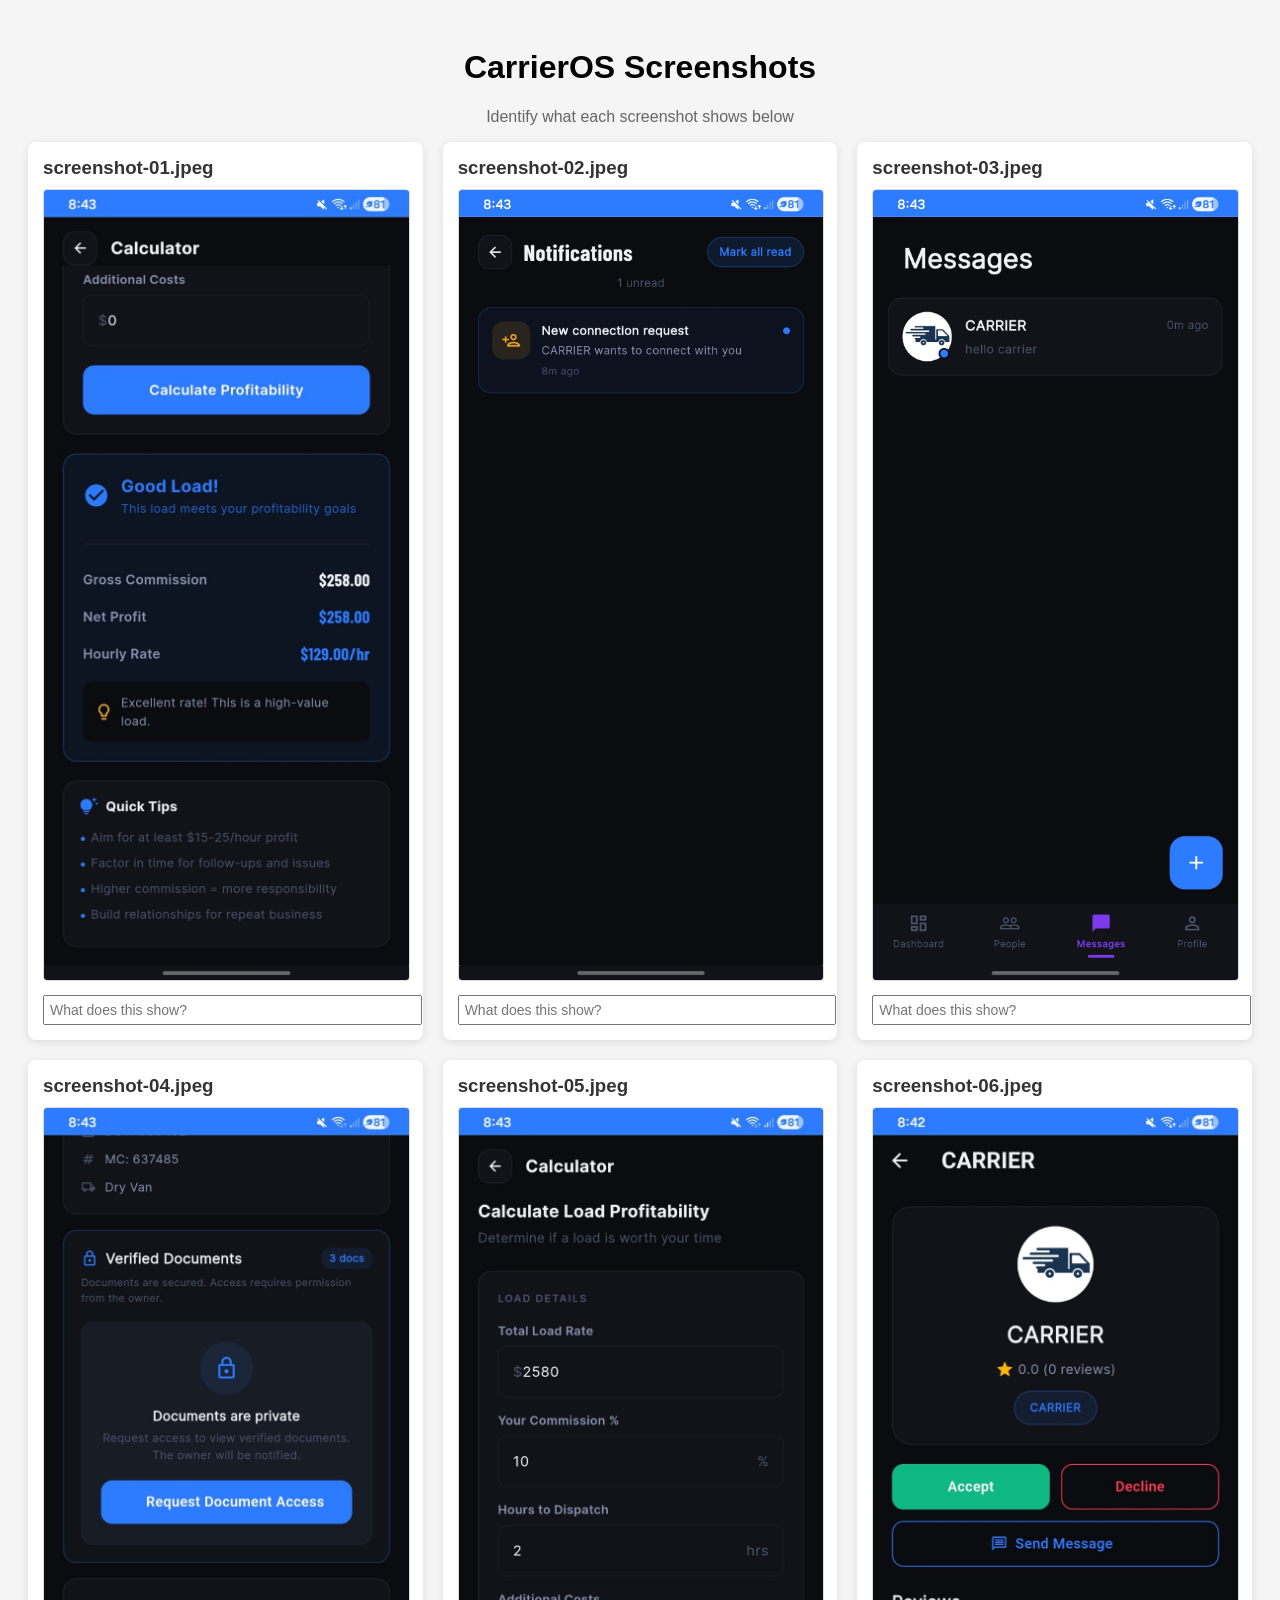
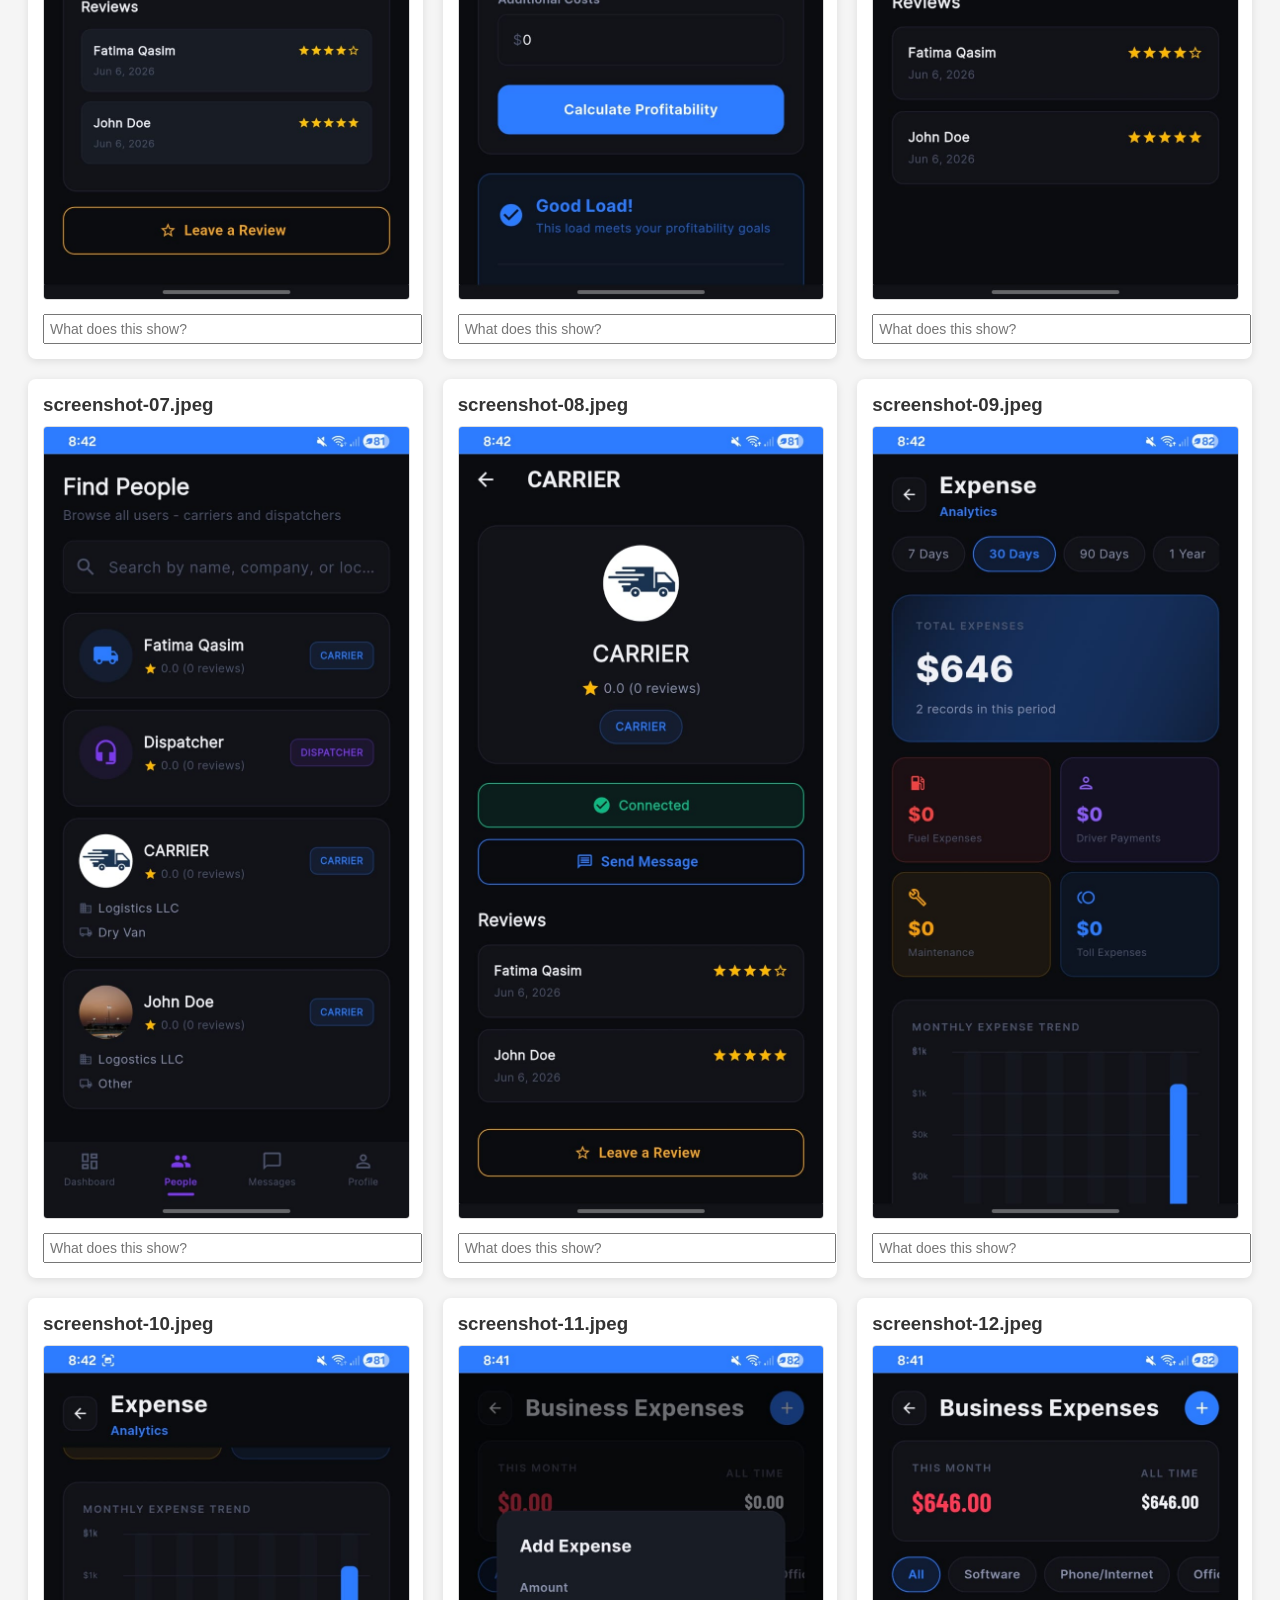
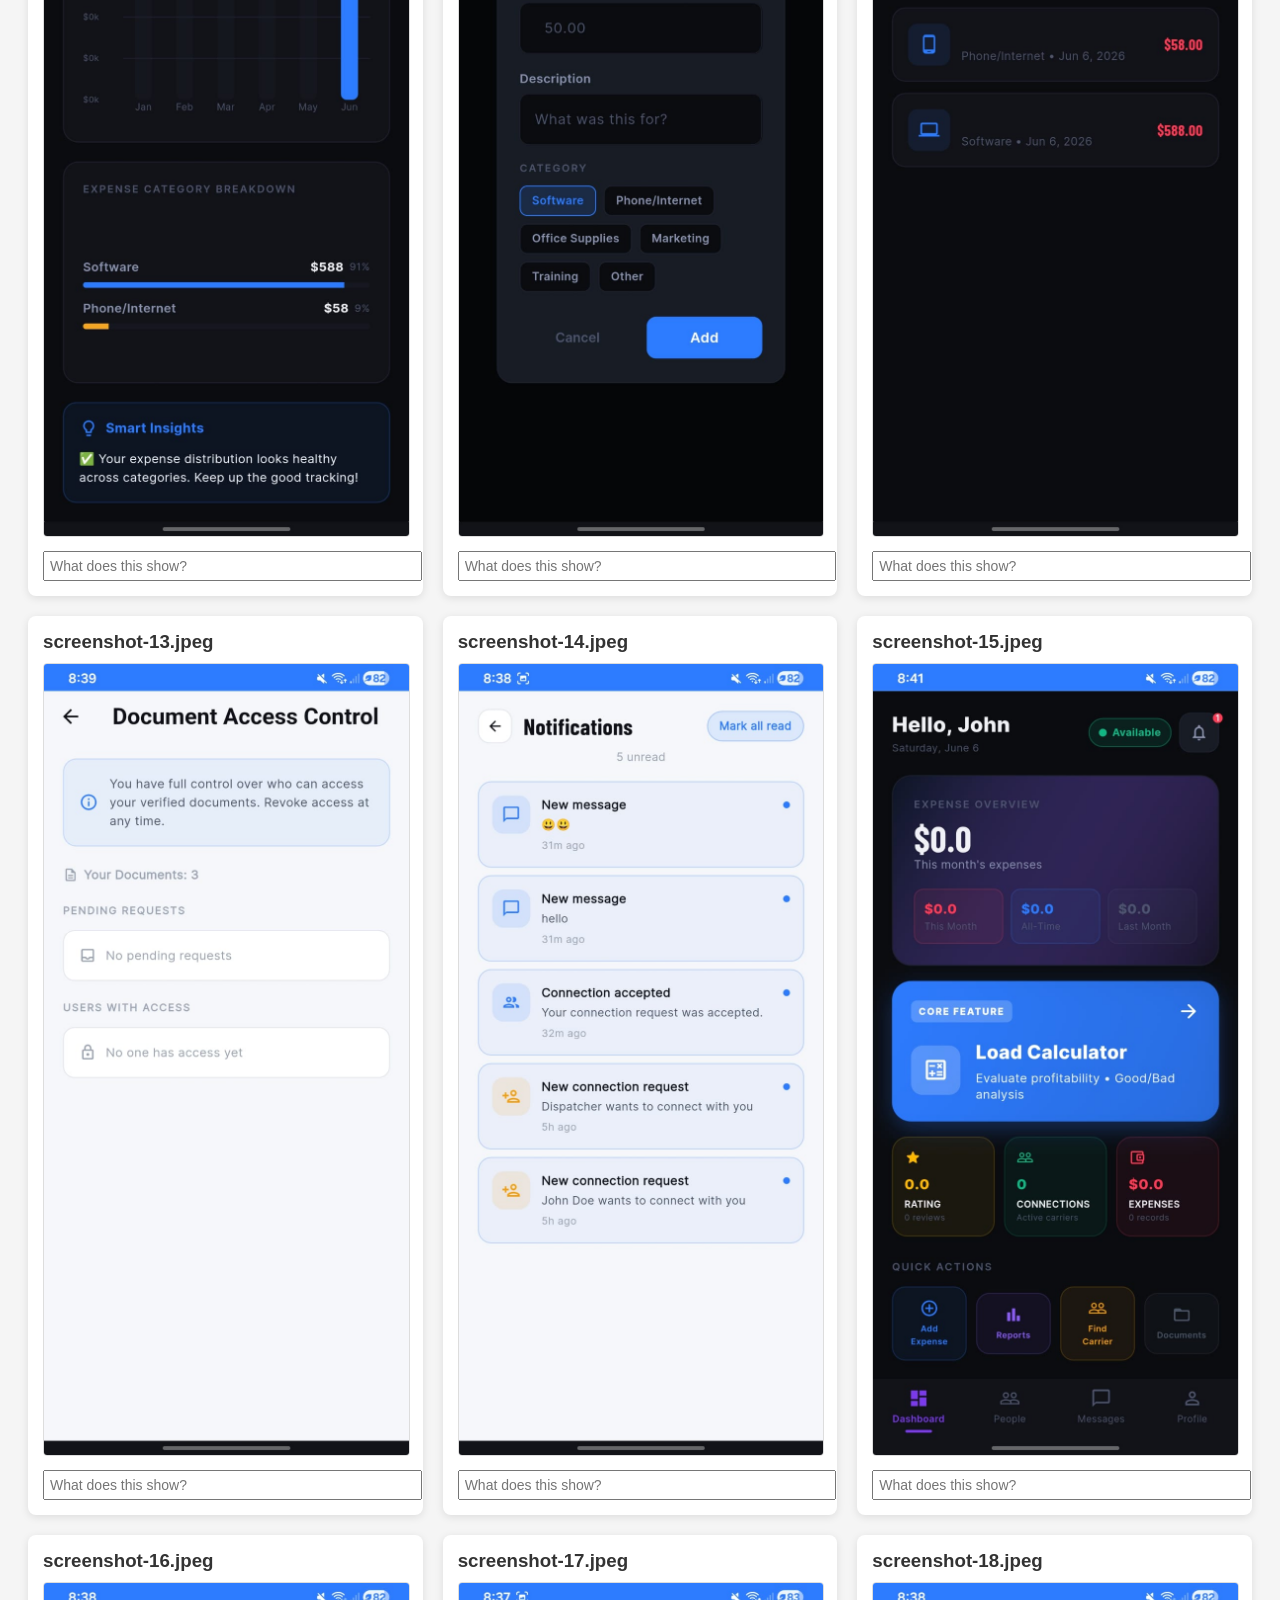
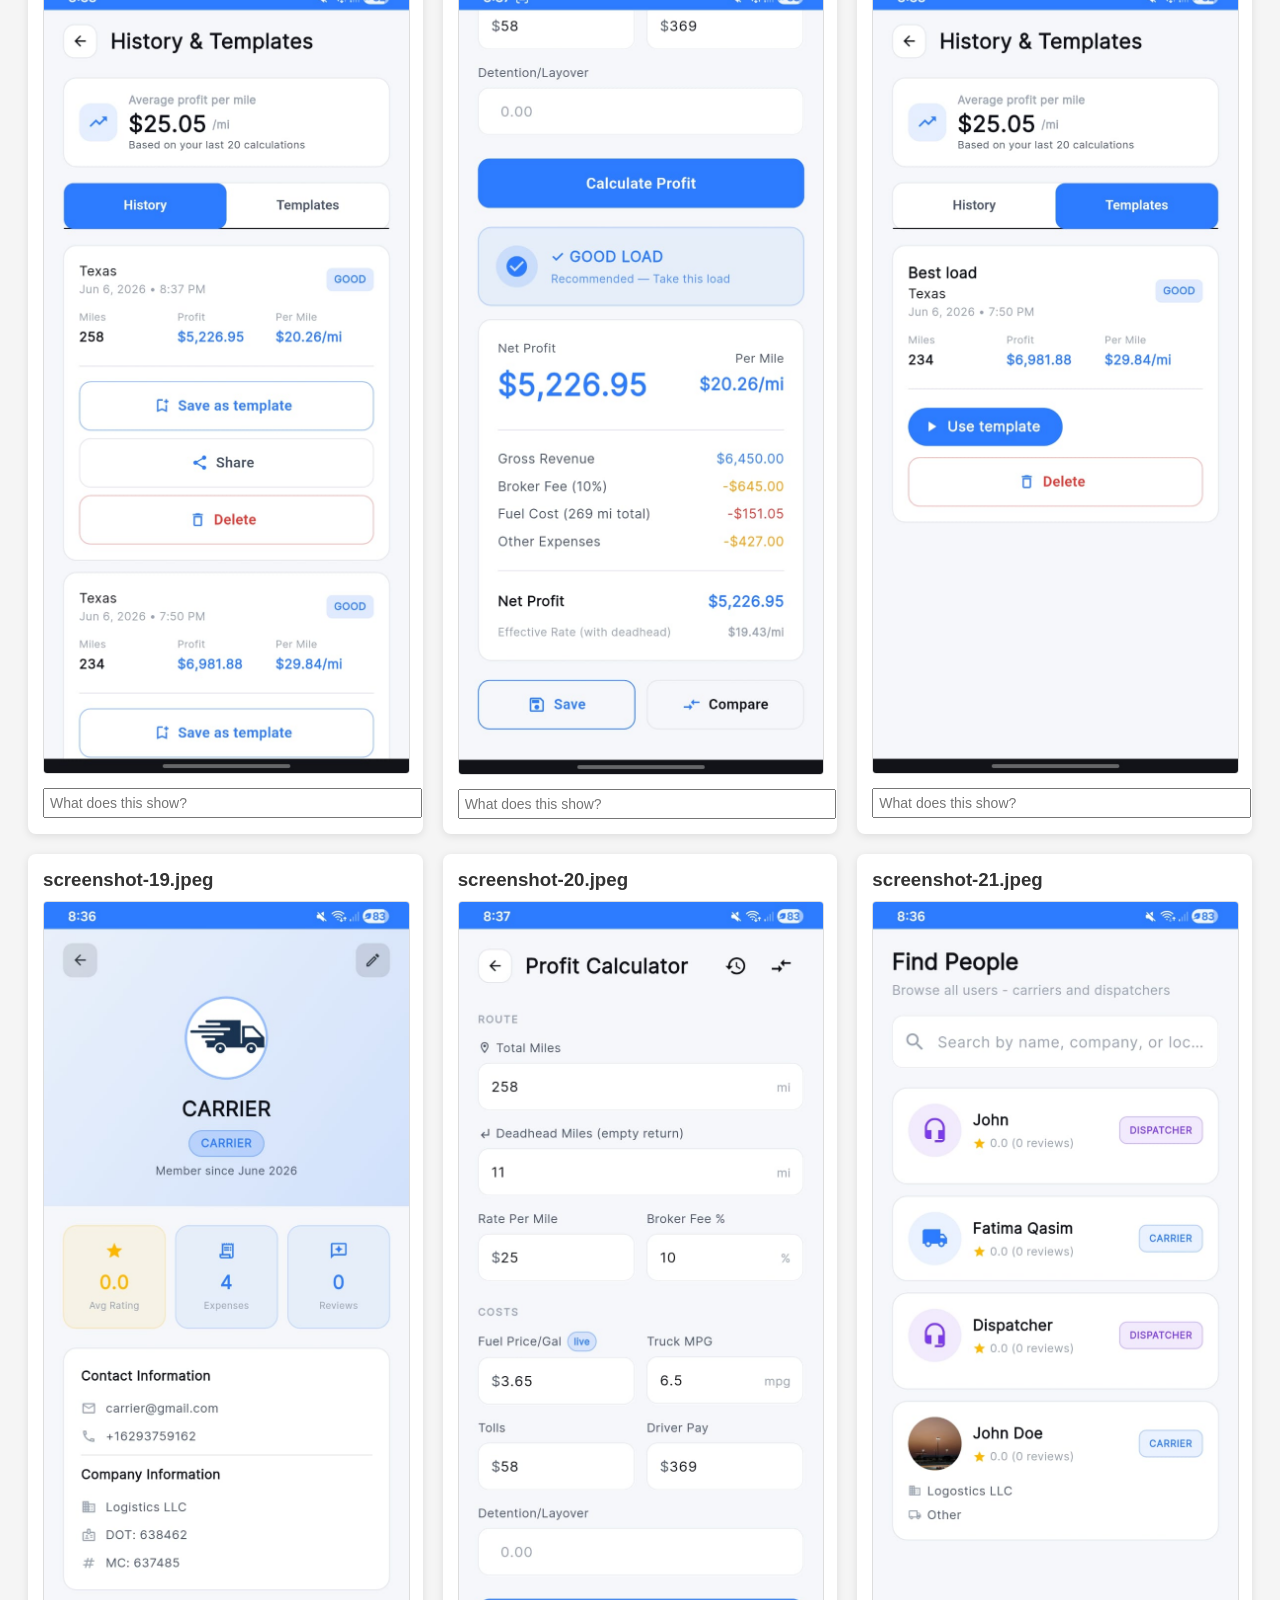
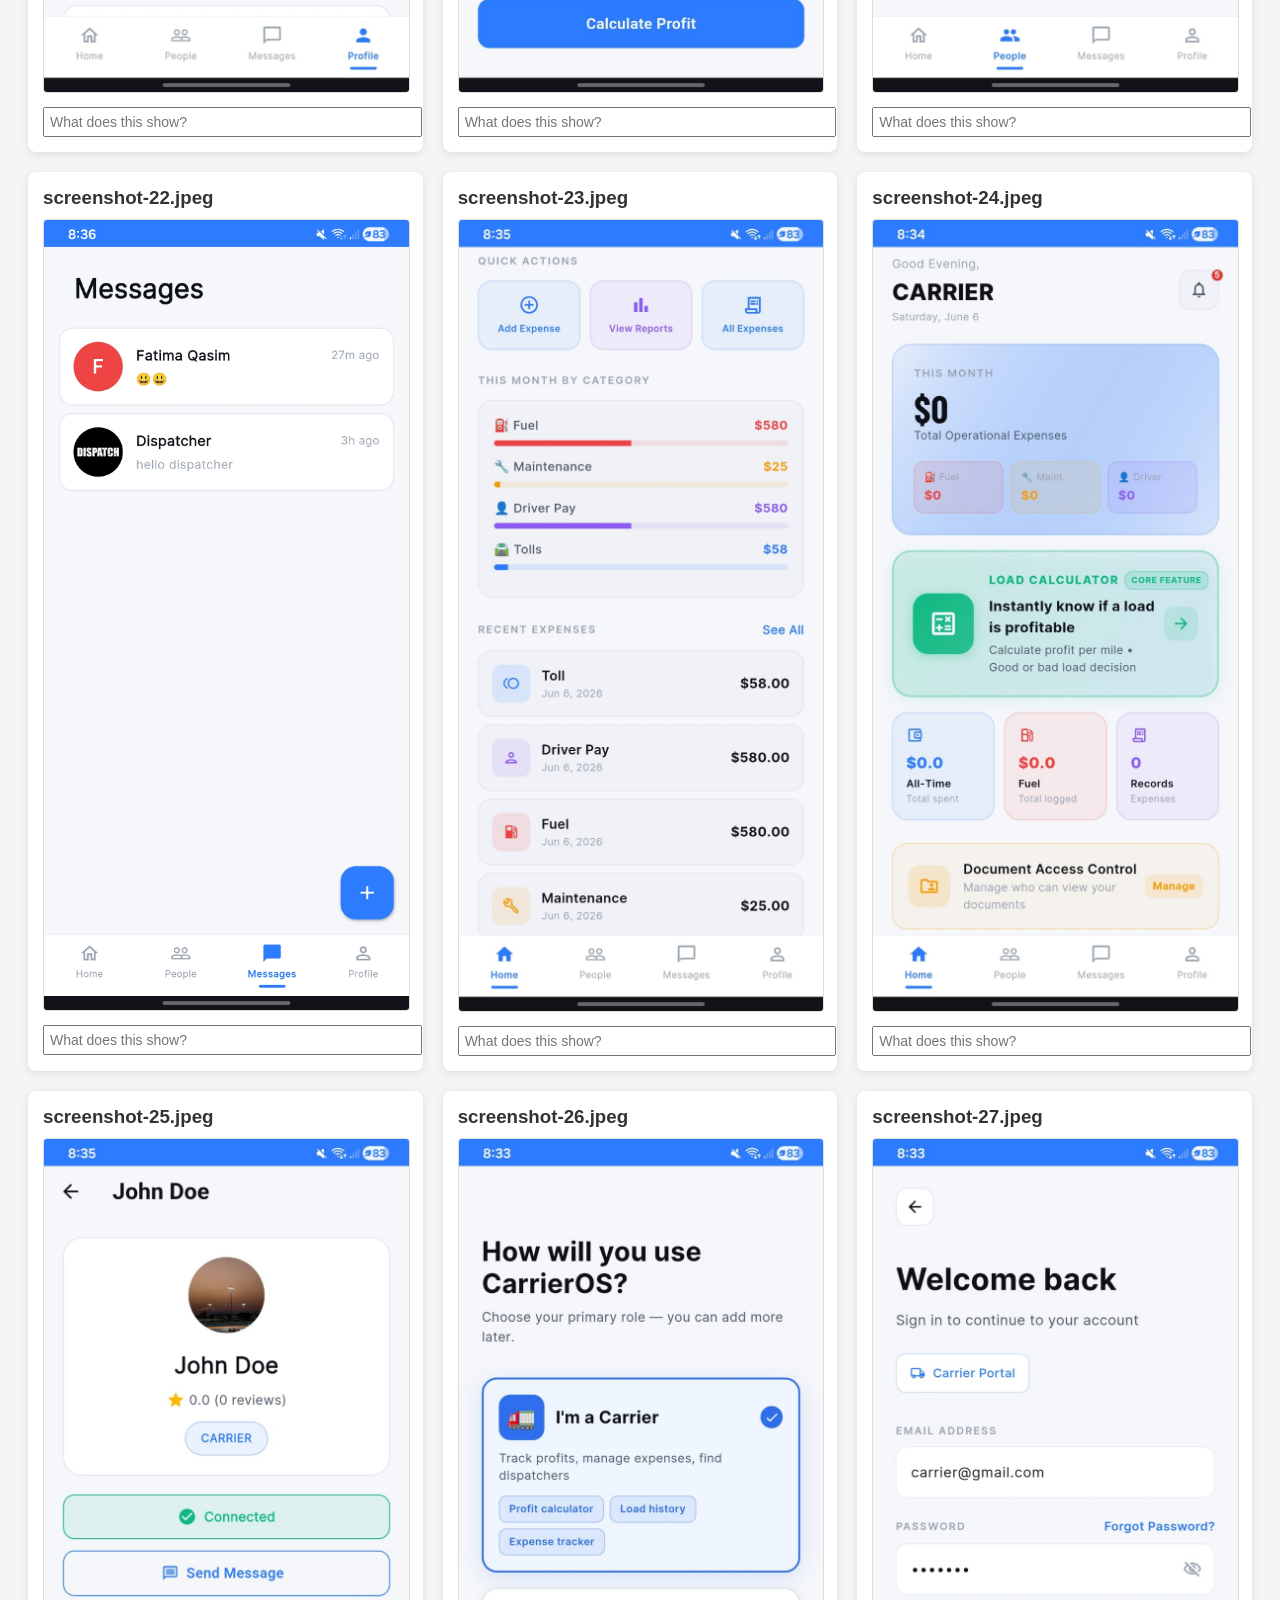
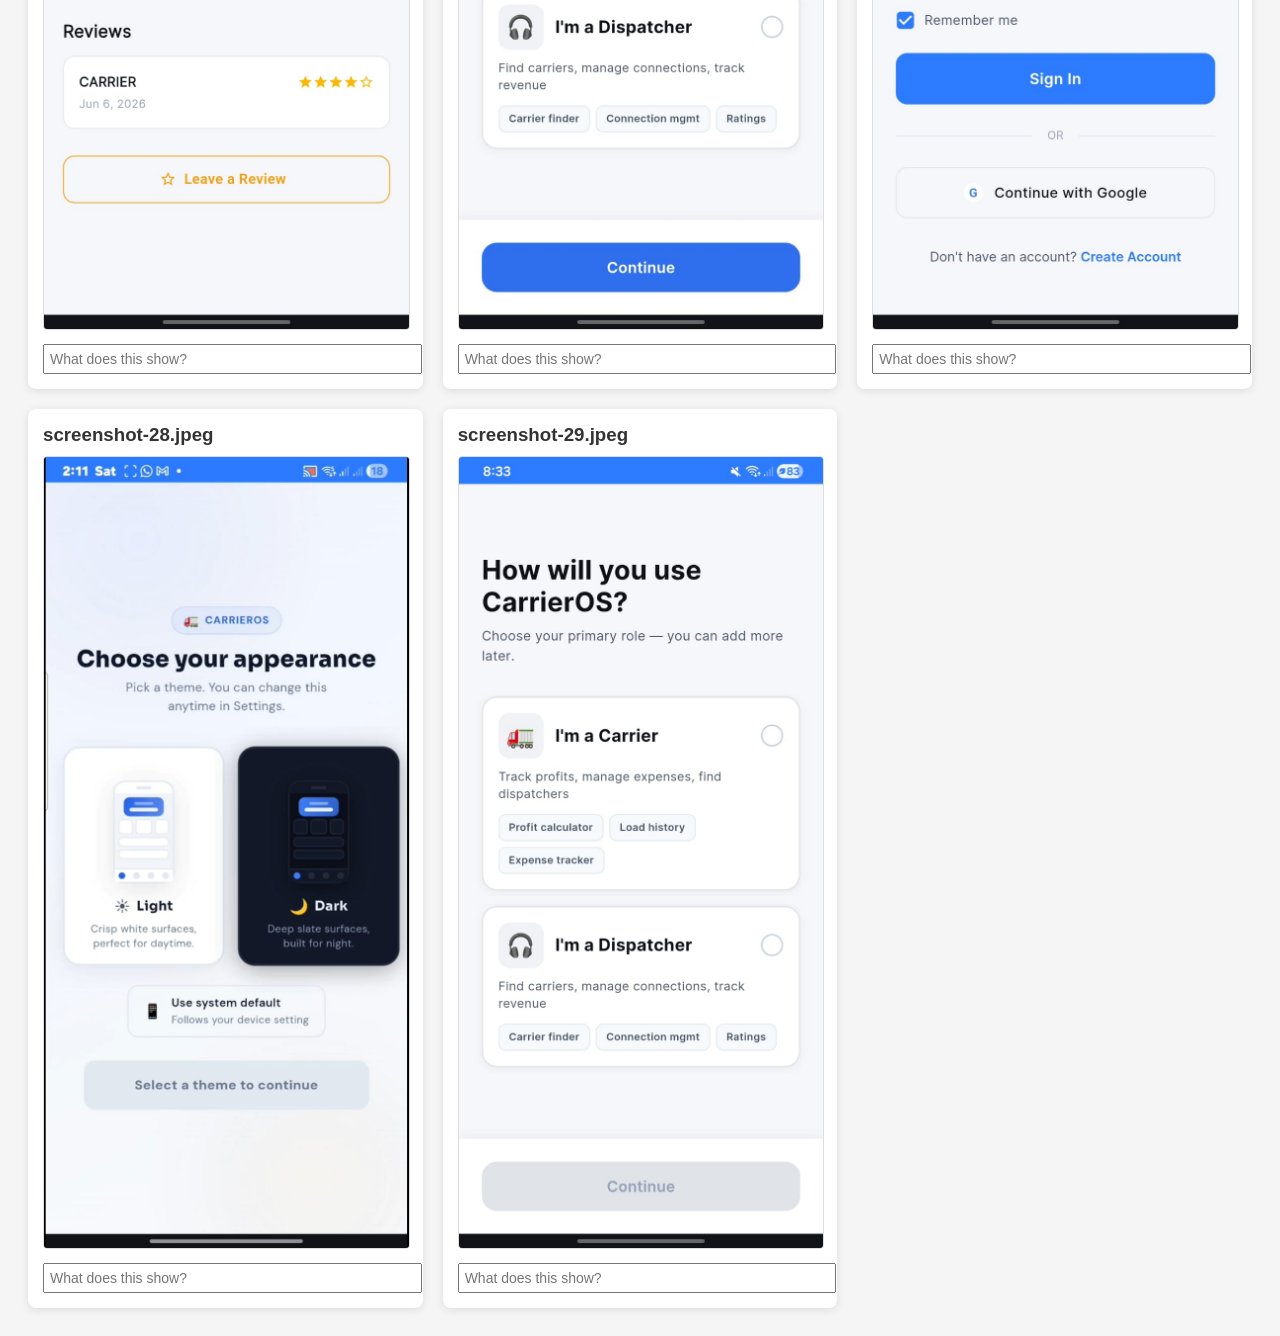
<file: screenshot-viewer.html>
<!DOCTYPE html>
<html lang="en">
<head>
    <meta charset="UTF-8">
    <meta name="viewport" content="width=device-width, initial-scale=1.0">
    <title>Screenshot Viewer</title>
    <style>
        body {
            font-family: Arial, sans-serif;
            padding: 20px;
            background: #f5f5f5;
        }
        .grid {
            display: grid;
            grid-template-columns: repeat(auto-fill, minmax(300px, 1fr));
            gap: 20px;
            max-width: 1400px;
            margin: 0 auto;
        }
        .card {
            background: white;
            padding: 15px;
            border-radius: 8px;
            box-shadow: 0 2px 8px rgba(0,0,0,0.1);
        }
        .card h3 {
            margin: 0 0 10px 0;
            color: #333;
        }
        .card img {
            width: 100%;
            height: auto;
            border-radius: 4px;
            border: 1px solid #ddd;
        }
        .card input {
            width: 100%;
            margin-top: 10px;
            padding: 5px;
            font-size: 14px;
        }
    </style>
</head>
<body>
    <h1 style="text-align: center;">CarrierOS Screenshots</h1>
    <p style="text-align: center; color: #666;">Identify what each screenshot shows below</p>
    
    <div class="grid">
        <div class="card">
            <h3>screenshot-01.jpeg</h3>
            <img src="../assets/screenshots/screenshot-01.jpeg" alt="Screenshot 01">
            <input type="text" placeholder="What does this show?">
        </div>
        <div class="card">
            <h3>screenshot-02.jpeg</h3>
            <img src="../assets/screenshots/screenshot-02.jpeg" alt="Screenshot 02">
            <input type="text" placeholder="What does this show?">
        </div>
        <div class="card">
            <h3>screenshot-03.jpeg</h3>
            <img src="../assets/screenshots/screenshot-03.jpeg" alt="Screenshot 03">
            <input type="text" placeholder="What does this show?">
        </div>
        <div class="card">
            <h3>screenshot-04.jpeg</h3>
            <img src="../assets/screenshots/screenshot-04.jpeg" alt="Screenshot 04">
            <input type="text" placeholder="What does this show?">
        </div>
        <div class="card">
            <h3>screenshot-05.jpeg</h3>
            <img src="../assets/screenshots/screenshot-05.jpeg" alt="Screenshot 05">
            <input type="text" placeholder="What does this show?">
        </div>
        <div class="card">
            <h3>screenshot-06.jpeg</h3>
            <img src="../assets/screenshots/screenshot-06.jpeg" alt="Screenshot 06">
            <input type="text" placeholder="What does this show?">
        </div>
        <div class="card">
            <h3>screenshot-07.jpeg</h3>
            <img src="../assets/screenshots/screenshot-07.jpeg" alt="Screenshot 07">
            <input type="text" placeholder="What does this show?">
        </div>
        <div class="card">
            <h3>screenshot-08.jpeg</h3>
            <img src="../assets/screenshots/screenshot-08.jpeg" alt="Screenshot 08">
            <input type="text" placeholder="What does this show?">
        </div>
        <div class="card">
            <h3>screenshot-09.jpeg</h3>
            <img src="../assets/screenshots/screenshot-09.jpeg" alt="Screenshot 09">
            <input type="text" placeholder="What does this show?">
        </div>
        <div class="card">
            <h3>screenshot-10.jpeg</h3>
            <img src="../assets/screenshots/screenshot-10.jpeg" alt="Screenshot 10">
            <input type="text" placeholder="What does this show?">
        </div>
        <div class="card">
            <h3>screenshot-11.jpeg</h3>
            <img src="../assets/screenshots/screenshot-11.jpeg" alt="Screenshot 11">
            <input type="text" placeholder="What does this show?">
        </div>
        <div class="card">
            <h3>screenshot-12.jpeg</h3>
            <img src="../assets/screenshots/screenshot-12.jpeg" alt="Screenshot 12">
            <input type="text" placeholder="What does this show?">
        </div>
        <div class="card">
            <h3>screenshot-13.jpeg</h3>
            <img src="../assets/screenshots/screenshot-13.jpeg" alt="Screenshot 13">
            <input type="text" placeholder="What does this show?">
        </div>
        <div class="card">
            <h3>screenshot-14.jpeg</h3>
            <img src="../assets/screenshots/screenshot-14.jpeg" alt="Screenshot 14">
            <input type="text" placeholder="What does this show?">
        </div>
        <div class="card">
            <h3>screenshot-15.jpeg</h3>
            <img src="../assets/screenshots/screenshot-15.jpeg" alt="Screenshot 15">
            <input type="text" placeholder="What does this show?">
        </div>
        <div class="card">
            <h3>screenshot-16.jpeg</h3>
            <img src="../assets/screenshots/screenshot-16.jpeg" alt="Screenshot 16">
            <input type="text" placeholder="What does this show?">
        </div>
        <div class="card">
            <h3>screenshot-17.jpeg</h3>
            <img src="../assets/screenshots/screenshot-17.jpeg" alt="Screenshot 17">
            <input type="text" placeholder="What does this show?">
        </div>
        <div class="card">
            <h3>screenshot-18.jpeg</h3>
            <img src="../assets/screenshots/screenshot-18.jpeg" alt="Screenshot 18">
            <input type="text" placeholder="What does this show?">
        </div>
        <div class="card">
            <h3>screenshot-19.jpeg</h3>
            <img src="../assets/screenshots/screenshot-19.jpeg" alt="Screenshot 19">
            <input type="text" placeholder="What does this show?">
        </div>
        <div class="card">
            <h3>screenshot-20.jpeg</h3>
            <img src="../assets/screenshots/screenshot-20.jpeg" alt="Screenshot 20">
            <input type="text" placeholder="What does this show?">
        </div>
        <div class="card">
            <h3>screenshot-21.jpeg</h3>
            <img src="../assets/screenshots/screenshot-21.jpeg" alt="Screenshot 21">
            <input type="text" placeholder="What does this show?">
        </div>
        <div class="card">
            <h3>screenshot-22.jpeg</h3>
            <img src="../assets/screenshots/screenshot-22.jpeg" alt="Screenshot 22">
            <input type="text" placeholder="What does this show?">
        </div>
        <div class="card">
            <h3>screenshot-23.jpeg</h3>
            <img src="../assets/screenshots/screenshot-23.jpeg" alt="Screenshot 23">
            <input type="text" placeholder="What does this show?">
        </div>
        <div class="card">
            <h3>screenshot-24.jpeg</h3>
            <img src="../assets/screenshots/screenshot-24.jpeg" alt="Screenshot 24">
            <input type="text" placeholder="What does this show?">
        </div>
        <div class="card">
            <h3>screenshot-25.jpeg</h3>
            <img src="../assets/screenshots/screenshot-25.jpeg" alt="Screenshot 25">
            <input type="text" placeholder="What does this show?">
        </div>
        <div class="card">
            <h3>screenshot-26.jpeg</h3>
            <img src="../assets/screenshots/screenshot-26.jpeg" alt="Screenshot 26">
            <input type="text" placeholder="What does this show?">
        </div>
        <div class="card">
            <h3>screenshot-27.jpeg</h3>
            <img src="../assets/screenshots/screenshot-27.jpeg" alt="Screenshot 27">
            <input type="text" placeholder="What does this show?">
        </div>
        <div class="card">
            <h3>screenshot-28.jpeg</h3>
            <img src="../assets/screenshots/screenshot-28.jpeg" alt="Screenshot 28">
            <input type="text" placeholder="What does this show?">
        </div>
        <div class="card">
            <h3>screenshot-29.jpeg</h3>
            <img src="../assets/screenshots/screenshot-29.jpeg" alt="Screenshot 29">
            <input type="text" placeholder="What does this show?">
        </div>
    </div>
</body>
</html>
</file>
<file: styles.css>
* {
    margin: 0;
    padding: 0;
    box-sizing: border-box;
}

:root {
    --primary: #0EA5C9;
    --primary-dark: #0891B2;
    --profit: #10B981;
    --loss: #EF4444;
    --warning: #F59E0B;
    --dispatcher: #8B5CF6;
    --dark-bg: #0A0F1E;
    --dark-card: #1A2332;
    --light-bg: #FFFFFF;
    --light-card: #F9FAFB;
    --text-primary: #111827;
    --text-secondary: #6B7280;
    --text-muted: #9CA3AF;
    --border: #E5E7EB;
}

body {
    font-family: 'Inter', -apple-system, BlinkMacSystemFont, 'Segoe UI', sans-serif;
    line-height: 1.6;
    color: var(--text-primary);
    background: var(--light-bg);
    overflow-x: hidden;
}

.container {
    max-width: 1200px;
    margin: 0 auto;
    padding: 0 20px;
}

/* Navigation */
.nav {
    position: fixed;
    top: 0;
    left: 0;
    right: 0;
    background: rgba(255, 255, 255, 0.95);
    backdrop-filter: blur(10px);
    border-bottom: 1px solid var(--border);
    z-index: 1000;
}

.nav-content {
    display: flex;
    align-items: center;
    justify-content: space-between;
    padding: 1rem 0;
}

.logo {
    display: flex;
    align-items: center;
    gap: 0.75rem;
    text-decoration: none;
    font-weight: 700;
    font-size: 1.25rem;
    color: var(--text-primary);
}

.logo-img {
    height: 40px;
    width: auto;
}

.nav-links {
    display: flex;
    gap: 2rem;
    align-items: center;
}

.nav-links a {
    text-decoration: none;
    color: var(--text-secondary);
    font-weight: 500;
    transition: color 0.3s;
}

.nav-links a:hover {
    color: var(--primary);
}

/* Buttons */
.btn-primary {
    background: linear-gradient(135deg, #f59e0b 0%, #f97316 100%);
    color: white;
    padding: 1rem 2.5rem;
    border-radius: 50px;
    text-decoration: none;
    font-weight: 700;
    display: inline-block;
    transition: all 0.3s cubic-bezier(0.34, 1.56, 0.64, 1);
    box-shadow: 0 10px 30px rgba(245, 158, 11, 0.4);
    position: relative;
    overflow: hidden;
}

.btn-primary::before {
    content: '';
    position: absolute;
    top: 50%;
    left: 50%;
    width: 0;
    height: 0;
    border-radius: 50%;
    background: rgba(255, 255, 255, 0.3);
    transform: translate(-50%, -50%);
    transition: width 0.6s, height 0.6s;
}

.btn-primary:hover::before {
    width: 300px;
    height: 300px;
}

.btn-primary:hover {
    transform: translateY(-5px) scale(1.05);
    box-shadow: 0 20px 50px rgba(245, 158, 11, 0.6);
}

.btn-large {
    padding: 1.25rem 3rem;
    font-size: 1.15rem;
}

.btn-secondary {
    background: rgba(255, 255, 255, 0.95);
    color: #1e3a8a;
    padding: 1rem 2.5rem;
    border: 2px solid rgba(255, 255, 255, 0.3);
    border-radius: 50px;
    text-decoration: none;
    font-weight: 700;
    display: inline-block;
    transition: all 0.3s ease;
    backdrop-filter: blur(10px);
}

.btn-secondary:hover {
    background: white;
    transform: translateY(-5px);
    box-shadow: 0 15px 40px rgba(255, 255, 255, 0.3);
    border-color: white;
}

/* Hero Section */
.hero {
    padding: 140px 0 50px;
    text-align: center;
    background: linear-gradient(135deg, #0f1729 0%, #1e2847 50%, #2d3a5f 100%);
    position: relative;
    overflow: hidden;
}

.hero::before {
    content: '';
    position: absolute;
    top: 0;
    left: 0;
    right: 0;
    bottom: 0;
    background: 
        radial-gradient(circle at 20% 50%, rgba(15, 23, 41, 0.3) 0%, transparent 50%),
        radial-gradient(circle at 80% 80%, rgba(30, 40, 71, 0.2) 0%, transparent 50%);
    animation: gradientShift 8s ease infinite;
}

@keyframes gradientShift {
    0%, 100% {
        opacity: 1;
        transform: scale(1);
    }
    50% {
        opacity: 0.8;
        transform: scale(1.1);
    }
}

.hero .container {
    position: relative;
    z-index: 1;
}

.hero-badge {
    display: inline-flex;
    align-items: center;
    gap: 0.5rem;
    background: rgba(255, 255, 255, 0.95);
    padding: 0.4rem 1rem;
    border-radius: 100px;
    font-size: 0.8rem;
    font-weight: 700;
    background: linear-gradient(135deg, rgba(255,255,255,0.9), rgba(255,255,255,0.7));
    backdrop-filter: blur(10px);
    box-shadow: 0 8px 32px rgba(0, 0, 0, 0.1);
    margin-bottom: 1.2rem;
    animation: slideDown 0.8s ease-out, floatBadge 3s ease-in-out infinite 0.8s;
    color: #1e3a8a;
}

@keyframes slideDown {
    from {
        opacity: 0;
        transform: translateY(-30px);
    }
    to {
        opacity: 1;
        transform: translateY(0);
    }
}

@keyframes floatBadge {
    0%, 100% {
        transform: translateY(0);
    }
    50% {
        transform: translateY(-8px);
    }
}

.hero-logo {
    margin: 0 auto 1.2rem;
    animation: scaleIn 0.8s ease-out 0.2s both;
    filter: drop-shadow(0 10px 30px rgba(0, 0, 0, 0.3));
}

.hero-logo img {
    width: 180px;
    height: auto;
    animation: glow 2s ease-in-out infinite;
}

@keyframes scaleIn {
    from {
        opacity: 0;
        transform: scale(0.8);
    }
    to {
        opacity: 1;
        transform: scale(1);
    }
}

@keyframes glow {
    0%, 100% {
        filter: drop-shadow(0 0 20px rgba(255, 255, 255, 0.5));
    }
    50% {
        filter: drop-shadow(0 0 30px rgba(255, 255, 255, 0.8));
    }
}

.badge-dot {
    width: 10px;
    height: 10px;
    background: linear-gradient(135deg, #10B981 0%, #34D399 100%);
    border-radius: 50%;
    animation: pulse 1.5s ease-in-out infinite;
    box-shadow: 0 0 10px rgba(16, 185, 129, 0.5);
}

@keyframes pulse {
    0%, 100% {
        transform: scale(1);
        opacity: 1;
    }
    50% {
        transform: scale(1.2);
        opacity: 0.7;
    }
}

.hero-title {
    font-size: 3.5rem;
    font-weight: 900;
    line-height: 1.1;
    margin-bottom: 0.8rem;
    animation: slideUp 0.8s ease-out 0.3s both;
    color: white;
    text-shadow: 0 4px 20px rgba(0, 0, 0, 0.3);
}

@keyframes slideUp {
    from {
        opacity: 0;
        transform: translateY(30px);
    }
    to {
        opacity: 1;
        transform: translateY(0);
    }
}

.highlight {
    background: linear-gradient(135deg, #fbbf24 0%, #f59e0b 50%, #f97316 100%);
    -webkit-background-clip: text;
    -webkit-text-fill-color: transparent;
    background-clip: text;
    animation: shimmer 3s ease-in-out infinite;
    background-size: 200% 200%;
}

@keyframes shimmer {
    0%, 100% {
        background-position: 0% 50%;
    }
    50% {
        background-position: 100% 50%;
    }
}

.hero-description {
    font-size: 1rem;
    color: rgba(255, 255, 255, 0.95);
    max-width: 650px;
    margin: 0 auto 2rem;
    animation: slideUp 0.8s ease-out 0.4s both;
    text-shadow: 0 2px 10px rgba(0, 0, 0, 0.2);
    line-height: 1.6;
}

.hero-stats {
    display: grid;
    grid-template-columns: repeat(3, 1fr);
    gap: 1rem;
    max-width: 700px;
    margin: 0 auto 2rem;
}

.stat {
    padding: 1rem;
    background: rgba(255, 255, 255, 0.95);
    backdrop-filter: blur(10px);
    border-radius: 12px;
    box-shadow: 0 8px 24px rgba(0, 0, 0, 0.12);
    transition: all 0.3s ease;
    animation: slideUp 0.8s ease-out both;
}

.stat:nth-child(1) {
    animation-delay: 0.5s;
}

.stat:nth-child(2) {
    animation-delay: 0.6s;
}

.stat:nth-child(3) {
    animation-delay: 0.7s;
}

.stat:hover {
    transform: translateY(-10px) scale(1.05);
    box-shadow: 0 20px 60px rgba(0, 0, 0, 0.25);
}

.stat-value {
    font-size: 2rem;
    font-weight: 900;
    background: linear-gradient(135deg, #1e3a8a 0%, #1e40af 100%);
    -webkit-background-clip: text;
    -webkit-text-fill-color: transparent;
    background-clip: text;
    margin-bottom: 0.3rem;
}

.stat-label {
    font-size: 0.8rem;
    color: var(--text-secondary);
    font-weight: 500;
}

.hero-cta {
    display: flex;
    gap: 1.5rem;
    justify-content: center;
    margin-bottom: 2.5rem;
    animation: slideUp 0.8s ease-out 0.8s both;
}

.hero-phones {
    display: flex;
    justify-content: center;
    align-items: center;
    gap: 2rem;
    perspective: 1200px;
    max-width: 1000px;
    margin: 0 auto;
}

.phone-mockup {
    flex-shrink: 0;
    border-radius: 35px;
    overflow: hidden;
    box-shadow: 0 30px 80px rgba(0, 0, 0, 0.4);
    transition: all 0.5s cubic-bezier(0.34, 1.56, 0.64, 1);
    border: 10px solid #1f2937;
    animation: phoneFloat 0.8s ease-out both;
}

.phone-mockup::before {
    content: '';
    position: absolute;
    top: 0;
    left: 0;
    right: 0;
    bottom: 0;
    background: linear-gradient(135deg, rgba(255,255,255,0.1) 0%, transparent 100%);
    pointer-events: none;
}

.phone-mockup img {
    display: block;
    width: 100%;
    height: auto;
}

.phone-left {
    width: 140px;
    transform: rotateY(18deg) translateX(30px);
    animation-delay: 0.9s;
}

.phone-center {
    width: 180px;
    z-index: 2;
    transform: scale(1.15);
    animation-delay: 1s;
}

.phone-right {
    width: 140px;
    transform: rotateY(-18deg) translateX(-30px);
    animation-delay: 1.1s;
}

@keyframes phoneFloat {
    from {
        opacity: 0;
        transform: translateY(50px) scale(0.9);
    }
    to {
        opacity: 1;
    }
}

.phone-mockup:hover {
    transform: scale(1.1) rotateY(0deg) translateX(0) translateZ(50px);
    z-index: 3;
    box-shadow: 0 40px 100px rgba(0, 0, 0, 0.5);
}

/* Section Styles */
.section {
    padding: 80px 0;
    animation: fadeIn 0.8s ease-out;
}

@keyframes fadeIn {
    from {
        opacity: 0;
    }
    to {
        opacity: 1;
    }
}

.section-header {
    text-align: center;
    margin-bottom: 4rem;
    animation: fadeInUp 0.6s ease-out;
}

.section-header h2 {
    font-size: 2.5rem;
    font-weight: 800;
    margin-bottom: 1rem;
    position: relative;
    display: inline-block;
}

.section-header h2::after {
    content: '';
    position: absolute;
    bottom: -10px;
    left: 50%;
    transform: translateX(-50%);
    width: 60px;
    height: 4px;
    background: linear-gradient(90deg, #1e3a8a 0%, #1e40af 100%);
    border-radius: 2px;
}

.section-subtitle {
    font-size: 1.5rem;
    font-weight: 600;
    color: var(--text-secondary);
    margin-bottom: 0.5rem;
}

.section-header p {
    font-size: 1.125rem;
    color: var(--text-secondary);
    max-width: 700px;
    margin: 0 auto;
}

/* Problem Section */
.problem-section {
    background: white;
}

.problem-grid {
    display: grid;
    grid-template-columns: repeat(3, 1fr);
    gap: 2rem;
}

.problem-card {
    padding: 2rem;
    background: var(--light-card);
    border-radius: 16px;
    border: 1px solid var(--border);
    transition: all 0.3s ease;
    animation: fadeInUp 0.6s ease-out;
}

.problem-card:nth-child(1) {
    animation-delay: 0.1s;
}

.problem-card:nth-child(2) {
    animation-delay: 0.2s;
}

.problem-card:nth-child(3) {
    animation-delay: 0.3s;
}

.problem-card:hover {
    transform: translateY(-8px);
    box-shadow: 0 12px 24px rgba(0, 0, 0, 0.1);
    border-color: var(--primary);
}

.problem-icon {
    font-size: 3rem;
    margin-bottom: 1rem;
    animation: bounce 2s ease-in-out infinite;
}

@keyframes bounce {
    0%, 100% {
        transform: translateY(0);
    }
    50% {
        transform: translateY(-10px);
    }
}

.problem-card h3 {
    font-size: 1.5rem;
    margin-bottom: 1rem;
}

.problem-card p {
    color: var(--text-secondary);
    margin-bottom: 1rem;
}

.problem-stat {
    font-weight: 600;
    color: var(--loss);
    font-size: 0.875rem;
}

/* Features Section */
.features-section {
    background: var(--light-card);
}

.features-grid {
    display: grid;
    grid-template-columns: repeat(2, 1fr);
    gap: 2rem;
}

.feature-card {
    padding: 3rem;
    background: white;
    border-radius: 20px;
    box-shadow: 0 10px 30px rgba(0, 0, 0, 0.1);
    transition: all 0.3s ease;
    animation: fadeInUp 0.6s ease-out;
}

.feature-card:nth-child(1) {
    animation-delay: 0.1s;
}

.feature-card:nth-child(2) {
    animation-delay: 0.2s;
}

.feature-card:hover {
    transform: translateY(-10px);
    box-shadow: 0 20px 40px rgba(0, 0, 0, 0.15);
}

.feature-icon {
    font-size: 3rem;
    margin-bottom: 1rem;
    display: inline-block;
    animation: float 3s ease-in-out infinite;
}

@keyframes float {
    0%, 100% {
        transform: translateY(0);
    }
    50% {
        transform: translateY(-10px);
    }
}

.feature-card h3 {
    font-size: 2rem;
    margin-bottom: 1rem;
}

.feature-desc {
    color: var(--text-secondary);
    margin-bottom: 2rem;
}

.feature-list {
    list-style: none;
    margin-bottom: 2rem;
}

.feature-list li {
    padding: 0.75rem 0;
    padding-left: 1.5rem;
    position: relative;
    color: var(--text-secondary);
    transition: all 0.2s ease;
}

.feature-list li:hover {
    color: var(--text-primary);
    padding-left: 2rem;
}

.feature-list li:before {
    content: "✓";
    position: absolute;
    left: 0;
    color: var(--profit);
    font-weight: 700;
}

.mode-badge {
    display: inline-block;
    padding: 0.5rem 1rem;
    border-radius: 100px;
    font-size: 0.875rem;
    font-weight: 600;
}

.light-mode {
    background: #FEF3C7;
    color: #92400E;
}

.dark-mode {
    background: #1F2937;
    color: #E5E7EB;
}

/* App Showcase */
.app-section {
    background: white;
}

/* Theme Selector Feature */
.theme-selector-feature {
    display: grid;
    grid-template-columns: 1fr 1fr;
    gap: 2rem;
    align-items: center;
    margin-bottom: 3rem;
    padding: 1.5rem;
    background: #F8FAFC;
    border-radius: 12px;
    border: 1px solid #E2E8F0;
}

.theme-selector-content {
    padding: 0.5rem;
}

.theme-icon {
    font-size: 2rem;
    margin-bottom: 0.75rem;
}

.theme-selector-content h3 {
    font-size: 1.25rem;
    margin-bottom: 0.5rem;
    color: var(--text-primary);
}

.theme-selector-content p {
    font-size: 0.95rem;
    color: var(--text-secondary);
    line-height: 1.6;
}

.theme-selector-screen {
    text-align: center;
}

.theme-selector-screen img {
    width: 100%;
    max-width: 200px;
    height: auto;
    border-radius: 12px;
    box-shadow: 0 8px 16px rgba(0, 0, 0, 0.1);
    margin-bottom: 0.5rem;
}

.screen-caption {
    font-size: 0.75rem;
    color: var(--text-muted);
    font-style: italic;
}

.app-showcase {
    display: flex;
    flex-direction: column;
    gap: 6rem;
}

.showcase-item {
    display: grid;
    grid-template-columns: 1fr 1fr;
    gap: 4rem;
    align-items: center;
}

.showcase-item.reverse {
    direction: rtl;
}

.showcase-item.reverse > * {
    direction: ltr;
}

.showcase-screen {
    position: relative;
    border-radius: 20px;
    overflow: hidden;
    box-shadow: 0 25px 50px rgba(0, 0, 0, 0.15);
    max-width: 280px;
    margin: 0 auto;
}

.showcase-screen img {
    width: 100%;
    height: auto;
    display: block;
    object-fit: cover;
    max-height: 550px;
}

.screen-badge {
    position: absolute;
    top: 1rem;
    right: 1rem;
    padding: 0.5rem 1rem;
    border-radius: 100px;
    font-size: 0.75rem;
    font-weight: 600;
    backdrop-filter: blur(10px);
}

.screen-badge.dark {
    background: rgba(10, 15, 30, 0.9);
    color: white;
}

.screen-badge.light {
    background: rgba(255, 255, 255, 0.9);
    color: var(--text-primary);
}

.showcase-icon {
    font-size: 2.5rem;
    margin-bottom: 1rem;
}

.showcase-content h3 {
    font-size: 0.875rem;
    text-transform: uppercase;
    letter-spacing: 0.05em;
    color: #1e3a8a;
    margin-bottom: 0.5rem;
    font-weight: 700;
}

.showcase-content h4 {
    font-size: 2rem;
    margin-bottom: 1rem;
}

.showcase-content p {
    font-size: 1.125rem;
    color: var(--text-secondary);
    line-height: 1.7;
}

/* Workflow Section */
.workflow-section {
    background: var(--light-card);
}

.workflow {
    display: flex;
    flex-direction: column;
    gap: 1.5rem;
    max-width: 900px;
    margin: 0 auto;
}

.workflow-step {
    display: grid;
    grid-template-columns: 45px 1fr;
    gap: 1.25rem;
    align-items: start;
    position: relative;
}

.workflow-step:not(:last-child)::after {
    content: '';
    position: absolute;
    left: 22px;
    top: 50px;
    bottom: -24px;
    width: 2px;
    background: linear-gradient(180deg, #1e3a8a 0%, #DBEAFE 100%);
}

.step-number {
    width: 45px;
    height: 45px;
    border-radius: 50%;
    background: linear-gradient(135deg, #1e3a8a 0%, #1e40af 100%);
    color: white;
    font-size: 1.25rem;
    font-weight: 800;
    display: flex;
    align-items: center;
    justify-content: center;
    box-shadow: 0 4px 8px rgba(30, 58, 138, 0.3);
    flex-shrink: 0;
    position: relative;
    z-index: 1;
}

.step-content {
    background: white;
    padding: 1.25rem;
    border-radius: 12px;
    border: 1px solid var(--border);
}

.step-content h3 {
    font-size: 1.125rem;
    margin-bottom: 0.5rem;
}

.step-content p {
    font-size: 0.9rem;
    color: var(--text-secondary);
    margin-bottom: 1rem;
    line-height: 1.5;
}

.step-screenshot {
    display: flex;
    align-items: center;
    gap: 1rem;
    padding: 0.75rem;
    background: var(--light-card);
    border-radius: 8px;
}

.step-screenshot img {
    width: 50px;
    height: auto;
    border-radius: 6px;
    box-shadow: 0 2px 4px rgba(0, 0, 0, 0.1);
    flex-shrink: 0;
}

.step-screenshot-info {
    flex: 1;
}

.step-screenshot-info h4 {
    font-size: 0.85rem;
    font-weight: 600;
    margin-bottom: 0.2rem;
    color: var(--text-primary);
}

.step-screenshot-info p {
    font-size: 0.75rem;
    color: var(--text-muted);
    margin: 0;
    line-height: 1.4;
}

/* Core Features Grid */
.core-features {
    background: white;
}

.features-grid-small {
    display: grid;
    grid-template-columns: repeat(3, 1fr);
    gap: 2rem;
}

.feature-item {
    padding: 2rem;
    background: var(--light-card);
    border-radius: 16px;
    border: 1px solid var(--border);
}

.feature-icon-small {
    font-size: 2.5rem;
    margin-bottom: 1rem;
}

.feature-item h4 {
    font-size: 1.25rem;
    margin-bottom: 0.75rem;
}

.feature-item p {
    color: var(--text-secondary);
    font-size: 0.9375rem;
    line-height: 1.6;
}

/* Roadmap Section */
.roadmap-section {
    background: var(--light-card);
}

.roadmap {
    display: grid;
    grid-template-columns: repeat(5, 1fr);
    gap: 1rem;
    max-width: 1000px;
    margin: 0 auto;
}

.roadmap-item {
    padding: 1.25rem;
    background: white;
    border-radius: 12px;
    border: 2px solid var(--border);
    position: relative;
    transition: all 0.3s ease;
    animation: fadeInUp 0.6s ease-out;
}

.roadmap-item:hover {
    transform: translateY(-8px);
    box-shadow: 0 12px 24px rgba(0, 0, 0, 0.1);
}

.roadmap-item.complete {
    border-color: var(--profit);
    background: linear-gradient(135deg, #F0FDF4 0%, #DCFCE7 100%);
    box-shadow: 0 8px 16px rgba(16, 185, 129, 0.2);
}

.roadmap-item.complete:hover {
    box-shadow: 0 16px 32px rgba(16, 185, 129, 0.3);
}

.roadmap-item.active {
    border-color: #1e3a8a;
    background: linear-gradient(135deg, #EFF6FF 0%, #DBEAFE 100%);
    box-shadow: 0 8px 16px rgba(30, 58, 138, 0.2);
}

.roadmap-item.active:hover {
    box-shadow: 0 16px 32px rgba(30, 58, 138, 0.3);
}

.roadmap-phase {
    font-size: 0.7rem;
    font-weight: 700;
    color: #1e3a8a;
    text-transform: uppercase;
    letter-spacing: 0.05em;
    margin-bottom: 0.75rem;
}

.roadmap-icon {
    width: 35px;
    height: 35px;
    border-radius: 50%;
    background: #1e3a8a;
    color: white;
    font-size: 1.1rem;
    display: flex;
    align-items: center;
    justify-content: center;
    margin-bottom: 0.75rem;
    font-weight: 700;
}

.roadmap-item.complete .roadmap-icon {
    background: var(--profit);
    animation: successPulse 2s ease-in-out infinite;
}

.roadmap-item.active .roadmap-icon {
    background: #1e3a8a;
    animation: rotate 2s linear infinite;
}

@keyframes successPulse {
    0%, 100% {
        transform: scale(1);
        box-shadow: 0 0 0 0 rgba(16, 185, 129, 0.7);
    }
    50% {
        transform: scale(1.05);
        box-shadow: 0 0 0 10px rgba(16, 185, 129, 0);
    }
}

@keyframes rotate {
    from {
        transform: rotate(0deg);
    }
    to {
        transform: rotate(360deg);
    }
}

.roadmap-item h3 {
    font-size: 1rem;
    margin-bottom: 0.4rem;
}

.roadmap-item p {
    font-size: 0.75rem;
    color: var(--text-secondary);
    margin-bottom: 1rem;
    line-height: 1.4;
}

.roadmap-status {
    font-size: 0.7rem;
    font-weight: 600;
    padding: 0.35rem 0.75rem;
    border-radius: 100px;
    display: inline-block;
    margin-bottom: 0.5rem;
}

.roadmap-item.complete .roadmap-status {
    background: var(--profit);
    color: white;
}

.roadmap-item.active .roadmap-status {
    background: #1e3a8a;
    color: white;
}

.roadmap-item:not(.complete):not(.active) .roadmap-status {
    background: var(--light-card);
    color: var(--text-secondary);
    border: 1px solid var(--border);
}

.roadmap-features {
    margin-top: 1rem;
    display: flex;
    flex-direction: column;
    gap: 0.5rem;
}

.feature-check, .feature-pending {
    font-size: 0.8rem;
    padding: 0.4rem 0;
    border-left: 3px solid;
    padding-left: 0.75rem;
}

.feature-check {
    border-color: var(--profit);
    color: #166534;
    font-weight: 500;
}

.feature-pending {
    border-color: var(--text-muted);
    color: var(--text-secondary);
}

/* CTA Section */
.cta-section {
    padding: 100px 0;
    background: linear-gradient(135deg, #0f1729 0%, #1e2847 100%);
    color: white;
    text-align: center;
}

.cta-content h2 {
    font-size: 2.5rem;
    margin-bottom: 1rem;
}

.cta-content p {
    font-size: 1.125rem;
    margin-bottom: 2rem;
    opacity: 0.9;
}

.cta-buttons {
    margin-bottom: 1rem;
}

.cta-section .btn-primary {
    background: white;
    color: #1e3a8a;
}

.cta-section .btn-primary:hover {
    background: var(--light-card);
}

.cta-note {
    font-size: 0.875rem;
    opacity: 0.8;
    margin-bottom: 2rem;
}

.cta-links {
    display: flex;
    gap: 2rem;
    justify-content: center;
}

.cta-links a {
    color: white;
    text-decoration: none;
    font-size: 0.875rem;
    opacity: 0.8;
    transition: opacity 0.3s;
}

.cta-links a:hover {
    opacity: 1;
}

/* Footer */
.footer {
    background: var(--dark-bg);
    color: white;
    padding: 3rem 0;
    text-align: center;
}

.footer-content {
    display: flex;
    flex-direction: column;
    align-items: center;
    gap: 1rem;
}

.footer-logo {
    display: flex;
    align-items: center;
    gap: 0.75rem;
    font-weight: 700;
    font-size: 1.25rem;
}

.footer-logo img {
    height: 40px;
    width: auto;
}

.footer-tagline {
    opacity: 0.7;
}

.footer-links {
    display: flex;
    gap: 2rem;
}

.footer-links a {
    color: white;
    text-decoration: none;
    opacity: 0.7;
    transition: opacity 0.3s;
}

.footer-links a:hover {
    opacity: 1;
}

/* Responsive */
@media (max-width: 768px) {
    .nav-links {
        display: none;
    }

    .nav-content .btn-primary {
        display: none;
    }

    .nav-content {
        flex-wrap: wrap;
        gap: 1rem;
        justify-content: center;
    }

    .logo {
        font-size: 1.1rem;
    }

    .logo-img {
        height: 32px;
    }

    .hero {
        padding: 100px 0 40px;
    }

    .hero-logo img {
        width: 120px;
    }

    .hero-title {
        font-size: 2rem;
    }

    .hero-description {
        font-size: 0.95rem;
        padding: 0 1rem;
    }

    .hero-stats {
        grid-template-columns: 1fr;
        gap: 1rem;
        padding: 0 1rem;
    }

    .stat {
        padding: 1rem;
    }

    .stat-value {
        font-size: 1.75rem;
    }

    .hero-cta {
        flex-direction: column;
        padding: 0 1rem;
    }

    .hero-phones {
        flex-direction: column;
        gap: 1.5rem;
        padding: 0 1rem;
    }

    .phone-mockup {
        width: 100% !important;
        max-width: 280px !important;
        transform: none !important;
        margin: 0 auto !important;
        border-width: 8px;
    }

    .phone-left,
    .phone-center,
    .phone-right {
        width: 100% !important;
        max-width: 280px !important;
        transform: none !important;
        margin: 0 auto;
    }

    .problem-grid,
    .features-grid,
    .features-grid-small,
    .roadmap {
        grid-template-columns: 1fr;
        gap: 1.5rem;
    }

    .roadmap-item {
        padding: 1.5rem;
    }

    .app-showcase {
        gap: 3rem;
    }

    .showcase-item,
    .workflow-step {
        grid-template-columns: 1fr;
    }

    .showcase-item.reverse {
        direction: ltr;
    }

    .showcase-screen {
        max-width: 100%;
    }

    .theme-selector-feature {
        grid-template-columns: 1fr;
        gap: 1.5rem;
    }

    .theme-selector-screen img {
        max-width: 250px;
    }

    .workflow {
        padding: 0 1rem;
    }

    .workflow-step {
        gap: 1rem;
    }

    .workflow-step:not(:last-child) {
        margin-bottom: 3rem;
    }

    .workflow-step:not(:last-child)::after {
        display: none;
    }

    .step-number {
        width: 45px;
        height: 45px;
        font-size: 1.1rem;
    }

    .step-content {
        padding: 1rem;
    }

    .section-header h2 {
        font-size: 2rem;
    }

    .section-subtitle {
        font-size: 1.25rem;
    }

    .cta-section h2 {
        font-size: 2rem;
    }

    .btn-large {
        padding: 1rem 2rem;
        font-size: 1rem;
    }
}

@media (max-width: 480px) {
    .hero-title {
        font-size: 1.75rem;
    }

    .hero-badge {
        font-size: 0.7rem;
        padding: 0.3rem 0.8rem;
    }

    .hero-logo img {
        width: 100px;
    }

    .stat-value {
        font-size: 1.5rem;
    }

    .stat-label {
        font-size: 0.75rem;
    }

    .phone-mockup {
        max-width: 260px !important;
    }

    .phone-left,
    .phone-center,
    .phone-right {
        max-width: 260px !important;
    }

    .section-header h2 {
        font-size: 1.75rem;
    }

    .roadmap-item {
        padding: 1rem;
    }

    .roadmap-icon {
        width: 30px;
        height: 30px;
        font-size: 1rem;
    }

    .roadmap-item h3 {
        font-size: 0.95rem;
    }

    .roadmap-item p {
        font-size: 0.7rem;
    }
}
</file>
